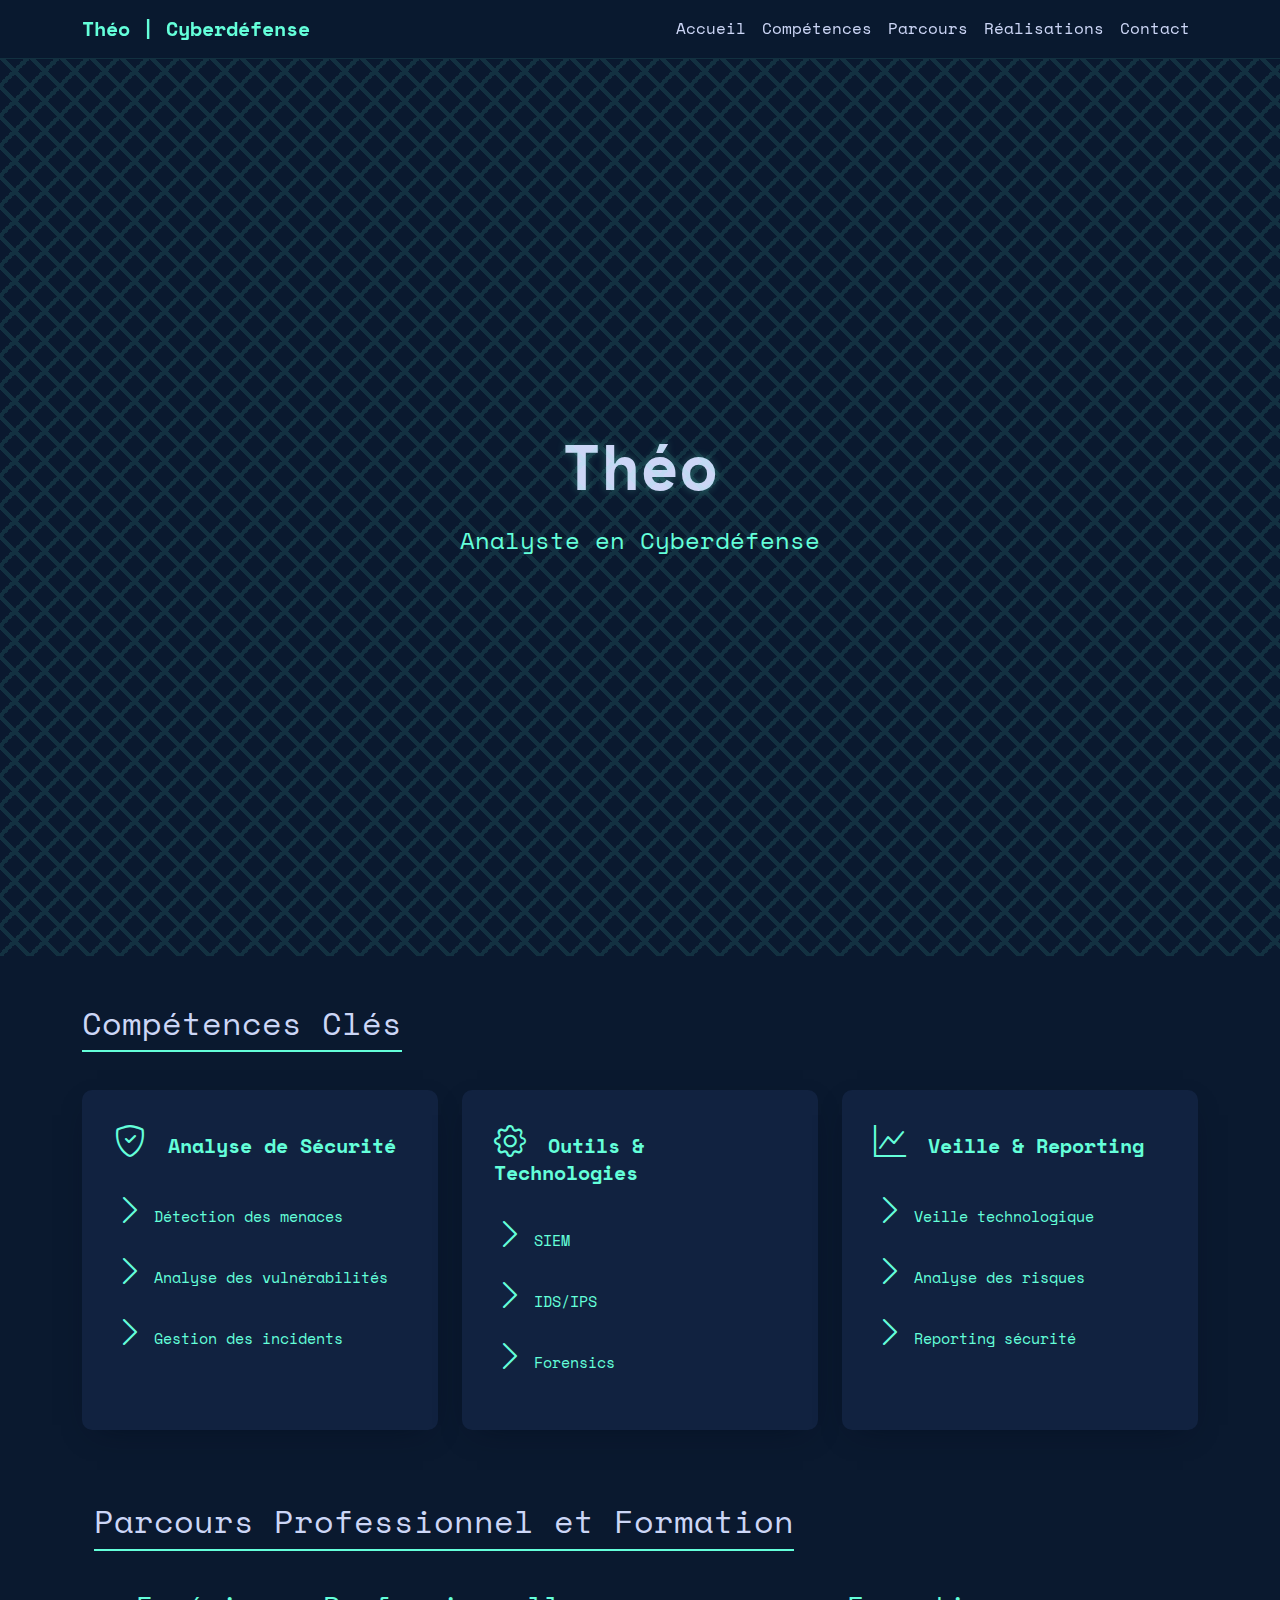
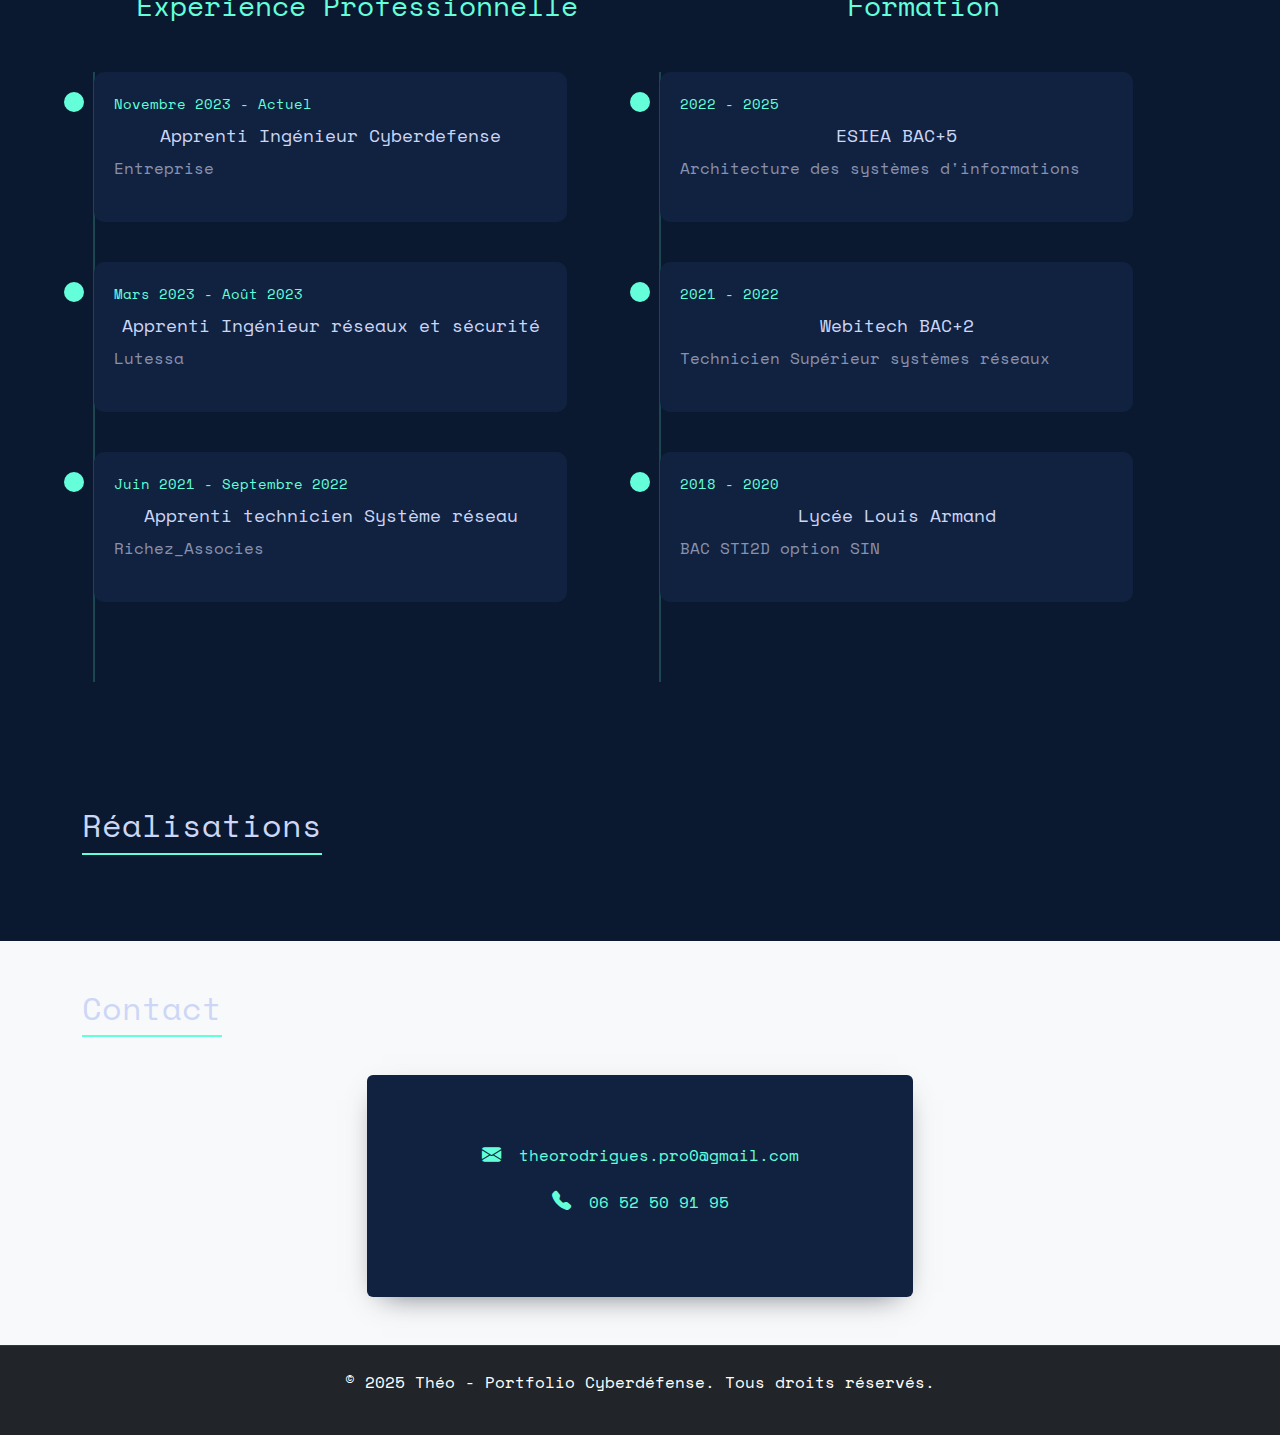
<file: index.html>
<!DOCTYPE html>
<html lang="fr">
<head>
    <meta charset="UTF-8">
    <meta name="viewport" content="width=device-width, initial-scale=1.0">
    <title>Théo - Analyste Cyberdéfense</title>
    <link href="https://cdn.jsdelivr.net/npm/bootstrap@5.3.0/dist/css/bootstrap.min.css" rel="stylesheet">
    <link rel="preconnect" href="https://fonts.googleapis.com">
    <link rel="preconnect" href="https://fonts.gstatic.com" crossorigin>
    <link href="https://fonts.googleapis.com/css2?family=Space+Mono:wght@400;700&display=swap" rel="stylesheet">
    <link rel="stylesheet" href="https://cdn.jsdelivr.net/npm/bootstrap-icons@1.7.2/font/bootstrap-icons.css">
    <link rel="stylesheet" href="css/style.css">
</head>
<body>
    <nav class="navbar navbar-expand-lg navbar-dark bg-dark fixed-top">
        <div class="container">
            <a class="navbar-brand" href="#">Théo | Cyberdéfense</a>
            <button class="navbar-toggler" type="button" data-bs-toggle="collapse" data-bs-target="#navbarNav">
                <span class="navbar-toggler-icon"></span>
            </button>
            <div class="collapse navbar-collapse" id="navbarNav">
                <ul class="navbar-nav ms-auto">
                    <li class="nav-item"><a class="nav-link" href="#accueil">Accueil</a></li>
                    <li class="nav-item"><a class="nav-link" href="#competences">Compétences</a></li>
                    <li class="nav-item"><a class="nav-link" href="#experience">Parcours</a></li>
                    <li class="nav-item"><a class="nav-link" href="#certifications">Réalisations</a></li>
                    <li class="nav-item"><a class="nav-link" href="#contact">Contact</a></li>
                </ul>
            </div>
        </div>
    </nav>

    <section id="accueil" class="hero-section">
        <div class="container h-100">
            <div class="row h-100 align-items-center">
                <div class="col-12 text-center">
                    <h1 class="display-4 mb-3">Théo</h1>
                    <p class="lead mb-4">Analyste en Cyberdéfense</p>
                </div>
            </div>
        </div>
    </section>

    <section id="competences" class="py-5">
        <div class="container">
            <h2 class="text-center mb-5">Compétences Clés</h2>
            <div class="row g-4">
                <div class="col-md-4">
                    <div class="card h-100">
                        <div class="card-body">
                            <h3 class="card-title"><i class="bi bi-shield-check"></i> Analyse de Sécurité</h3>
                            <ul class="list-unstyled">
                                <li><i class="bi bi-chevron-right me-2"></i>Détection des menaces</li>
                                <li><i class="bi bi-chevron-right me-2"></i>Analyse des vulnérabilités</li>
                                <li><i class="bi bi-chevron-right me-2"></i>Gestion des incidents</li>
                            </ul>
                        </div>
                    </div>
                </div>
                <div class="col-md-4">
                    <div class="card h-100">
                        <div class="card-body">
                            <h3 class="card-title"><i class="bi bi-gear"></i> Outils & Technologies</h3>
                            <ul class="list-unstyled">
                                <li><i class="bi bi-chevron-right me-2"></i>SIEM</li>
                                <li><i class="bi bi-chevron-right me-2"></i>IDS/IPS</li>
                                <li><i class="bi bi-chevron-right me-2"></i>Forensics</li>
                            </ul>
                        </div>
                    </div>
                </div>
                <div class="col-md-4">
                    <div class="card h-100">
                        <div class="card-body">
                            <h3 class="card-title"><i class="bi bi-graph-up"></i> Veille & Reporting</h3>
                            <ul class="list-unstyled">
                                <li><i class="bi bi-chevron-right me-2"></i>Veille technologique</li>
                                <li><i class="bi bi-chevron-right me-2"></i>Analyse des risques</li>
                                <li><i class="bi bi-chevron-right me-2"></i>Reporting sécurité</li>
                            </ul>
                        </div>
                    </div>
                </div>
                <section id="experience" class="py-5">
                    <div class="container">
                        <h2 class="text-center mb-5">Parcours Professionnel et Formation</h2>
                        <div class="timeline-container">
                            <div class="timeline-section">
                                <h3>Expérience Professionnelle</h3>
                                <div class="timeline">
                                    <div class="timeline-item">
                                        <div class="timeline-content">
                                            <div class="timeline-date">Novembre 2023 - Actuel</div>
                                            <h3>Apprenti Ingénieur Cyberdefense</h3>
                                            <p>Entreprise</p>
                                        </div>
                                    </div>
                                    <div class="timeline-item">
                                        <div class="timeline-content">
                                            <div class="timeline-date">Mars 2023 - Août 2023</div>
                                            <h3>Apprenti Ingénieur réseaux et sécurité</h3>
                                            <p>Lutessa</p>
                                        </div>
                                    </div>
                                    <div class="timeline-item">
                                        <div class="timeline-content">
                                            <div class="timeline-date">Juin 2021 - Septembre 2022</div>
                                            <h3>Apprenti technicien Système réseau</h3>
                                            <p>Richez_Associes</p>
                                        </div>
                                    </div>
                                </div>
                            </div>
                            <div class="timeline-section">
                                <h3>Formation</h3>
                                <div class="timeline">
                                    <div class="timeline-item">
                                        <div class="timeline-content">
                                            <div class="timeline-date">2022 - 2025</div>
                                            <h3>ESIEA BAC+5</h3>
                                            <p>Architecture des systèmes d'informations</p>
                                        </div>
                                    </div>
                                    <div class="timeline-item">
                                        <div class="timeline-content">
                                            <div class="timeline-date">2021 - 2022</div>
                                            <h3>Webitech BAC+2</h3>
                                            <p>Technicien Supérieur systèmes réseaux</p>
                                        </div>
                                    </div>
                                    <div class="timeline-item">
                                        <div class="timeline-content">
                                            <div class="timeline-date">2018 - 2020</div>
                                            <h3>Lycée Louis Armand</h3>
                                            <p>BAC STI2D option SIN</p>
                                        </div>
                                    </div>
                                </div>
                            </div>
                        </div>
                    </div>
                </section>
            </div>
        </div>
    </section>

    <section id="certifications" class="py-5">
        <div class="container">
            <h2 class="text-center mb-5">Réalisations</h2>
            <!-- À remplir avec vos certifications -->
        </div>
    </section>

    <section id="contact" class="py-5 bg-light">
        <div class="container">
            <h2 class="text-center mb-5">Contact</h2>
            <div class="row justify-content-center">
                <div class="col-md-6 text-center">
                    <div class="card">
                        <div class="card-body">
                            <p class="mb-3">
                                <i class="bi bi-envelope-fill me-2"></i>
                                <a href="mailto:theorodrigues.pro0@gmail.com">theorodrigues.pro0@gmail.com</a>
                            </p>
                            <p class="mb-3">
                                <i class="bi bi-telephone-fill me-2"></i>
                                <a href="tel:+33652509195">06 52 50 91 95</a>
                            </p>
                        </div>
                    </div>
                </div>
            </div>
        </div>
    </section>

    <footer class="bg-dark text-white py-4">
        <div class="container text-center">
            <p>&copy; 2025 Théo - Portfolio Cyberdéfense. Tous droits réservés.</p>
        </div>
    </footer>

    <script src="https://cdn.jsdelivr.net/npm/bootstrap@5.3.0/dist/js/bootstrap.bundle.min.js"></script>
    <script src="js/main.js"></script>
</body>
</html>
</file>
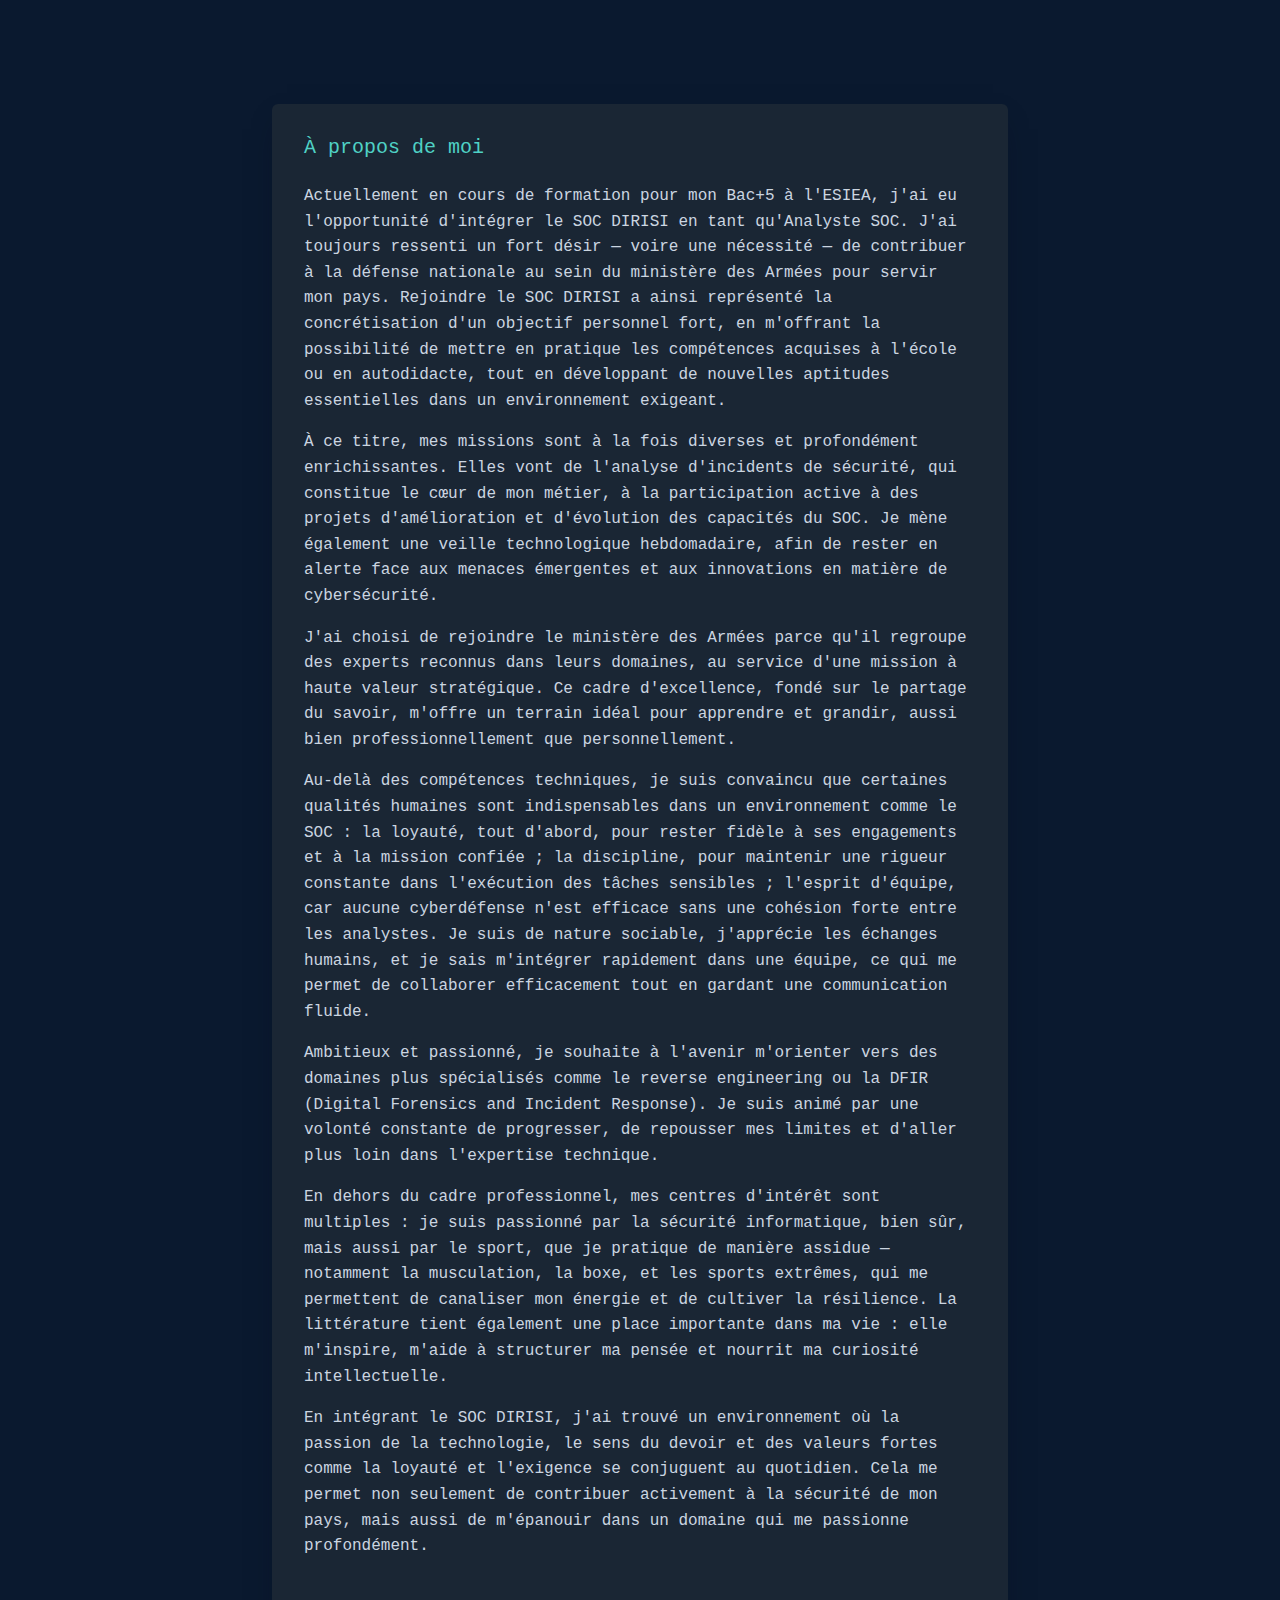
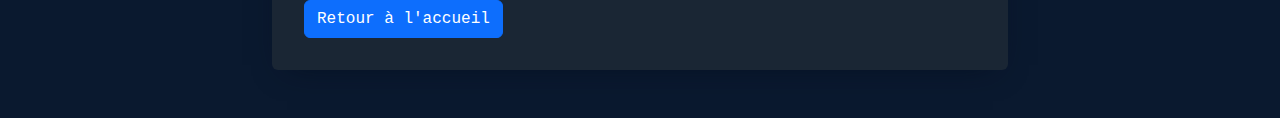
<file: about.html>
<!DOCTYPE html>
<html lang="fr">
<head>
    <meta charset="UTF-8">
    <meta name="viewport" content="width=device-width, initial-scale=1.0">
    <title>À propos - Théo</title>
    <link href="https://cdn.jsdelivr.net/npm/bootstrap@5.3.0/dist/css/bootstrap.min.css" rel="stylesheet">
    <link rel="stylesheet" href="https://cdn.jsdelivr.net/npm/bootstrap-icons@1.7.2/font/bootstrap-icons.css">
    <link rel="stylesheet" href="css/style.css">
</head>
<body>
    <div class="container py-5">
        <div class="row justify-content-center">
            <div class="col-lg-8">
                <div class="card" style="background-color: #1a2634; color: #cbd5e0;">
                    <div class="card-body">
                        <h1 class="card-title mb-4" style="color: #4fd1c5;">À propos de moi</h1>
                        <div class="card-text">
                            <p>Actuellement en cours de formation pour mon Bac+5 à l'ESIEA, j'ai eu l'opportunité d'intégrer le SOC DIRISI en tant qu'Analyste SOC. J'ai toujours ressenti un fort désir — voire une nécessité — de contribuer à la défense nationale au sein du ministère des Armées pour servir mon pays. Rejoindre le SOC DIRISI a ainsi représenté la concrétisation d'un objectif personnel fort, en m'offrant la possibilité de mettre en pratique les compétences acquises à l'école ou en autodidacte, tout en développant de nouvelles aptitudes essentielles dans un environnement exigeant.</p>

                            <p>À ce titre, mes missions sont à la fois diverses et profondément enrichissantes. Elles vont de l'analyse d'incidents de sécurité, qui constitue le cœur de mon métier, à la participation active à des projets d'amélioration et d'évolution des capacités du SOC. Je mène également une veille technologique hebdomadaire, afin de rester en alerte face aux menaces émergentes et aux innovations en matière de cybersécurité.</p>

                            <p>J'ai choisi de rejoindre le ministère des Armées parce qu'il regroupe des experts reconnus dans leurs domaines, au service d'une mission à haute valeur stratégique. Ce cadre d'excellence, fondé sur le partage du savoir, m'offre un terrain idéal pour apprendre et grandir, aussi bien professionnellement que personnellement.</p>

                            <p>Au-delà des compétences techniques, je suis convaincu que certaines qualités humaines sont indispensables dans un environnement comme le SOC : la loyauté, tout d'abord, pour rester fidèle à ses engagements et à la mission confiée ; la discipline, pour maintenir une rigueur constante dans l'exécution des tâches sensibles ; l'esprit d'équipe, car aucune cyberdéfense n'est efficace sans une cohésion forte entre les analystes. Je suis de nature sociable, j'apprécie les échanges humains, et je sais m'intégrer rapidement dans une équipe, ce qui me permet de collaborer efficacement tout en gardant une communication fluide.</p>

                            <p>Ambitieux et passionné, je souhaite à l'avenir m'orienter vers des domaines plus spécialisés comme le reverse engineering ou la DFIR (Digital Forensics and Incident Response). Je suis animé par une volonté constante de progresser, de repousser mes limites et d'aller plus loin dans l'expertise technique.</p>

                            <p>En dehors du cadre professionnel, mes centres d'intérêt sont multiples : je suis passionné par la sécurité informatique, bien sûr, mais aussi par le sport, que je pratique de manière assidue — notamment la musculation, la boxe, et les sports extrêmes, qui me permettent de canaliser mon énergie et de cultiver la résilience. La littérature tient également une place importante dans ma vie : elle m'inspire, m'aide à structurer ma pensée et nourrit ma curiosité intellectuelle.</p>

                            <p>En intégrant le SOC DIRISI, j'ai trouvé un environnement où la passion de la technologie, le sens du devoir et des valeurs fortes comme la loyauté et l'exigence se conjuguent au quotidien. Cela me permet non seulement de contribuer activement à la sécurité de mon pays, mais aussi de m'épanouir dans un domaine qui me passionne profondément.</p>
                        </div>
                        <a href="index.html" class="btn btn-primary mt-4">Retour à l'accueil</a>
                    </div>
                </div>
            </div>
        </div>
    </div>
    <script src="https://cdn.jsdelivr.net/npm/bootstrap@5.3.0/dist/js/bootstrap.bundle.min.js"></script>
</body>
</html>
</file>
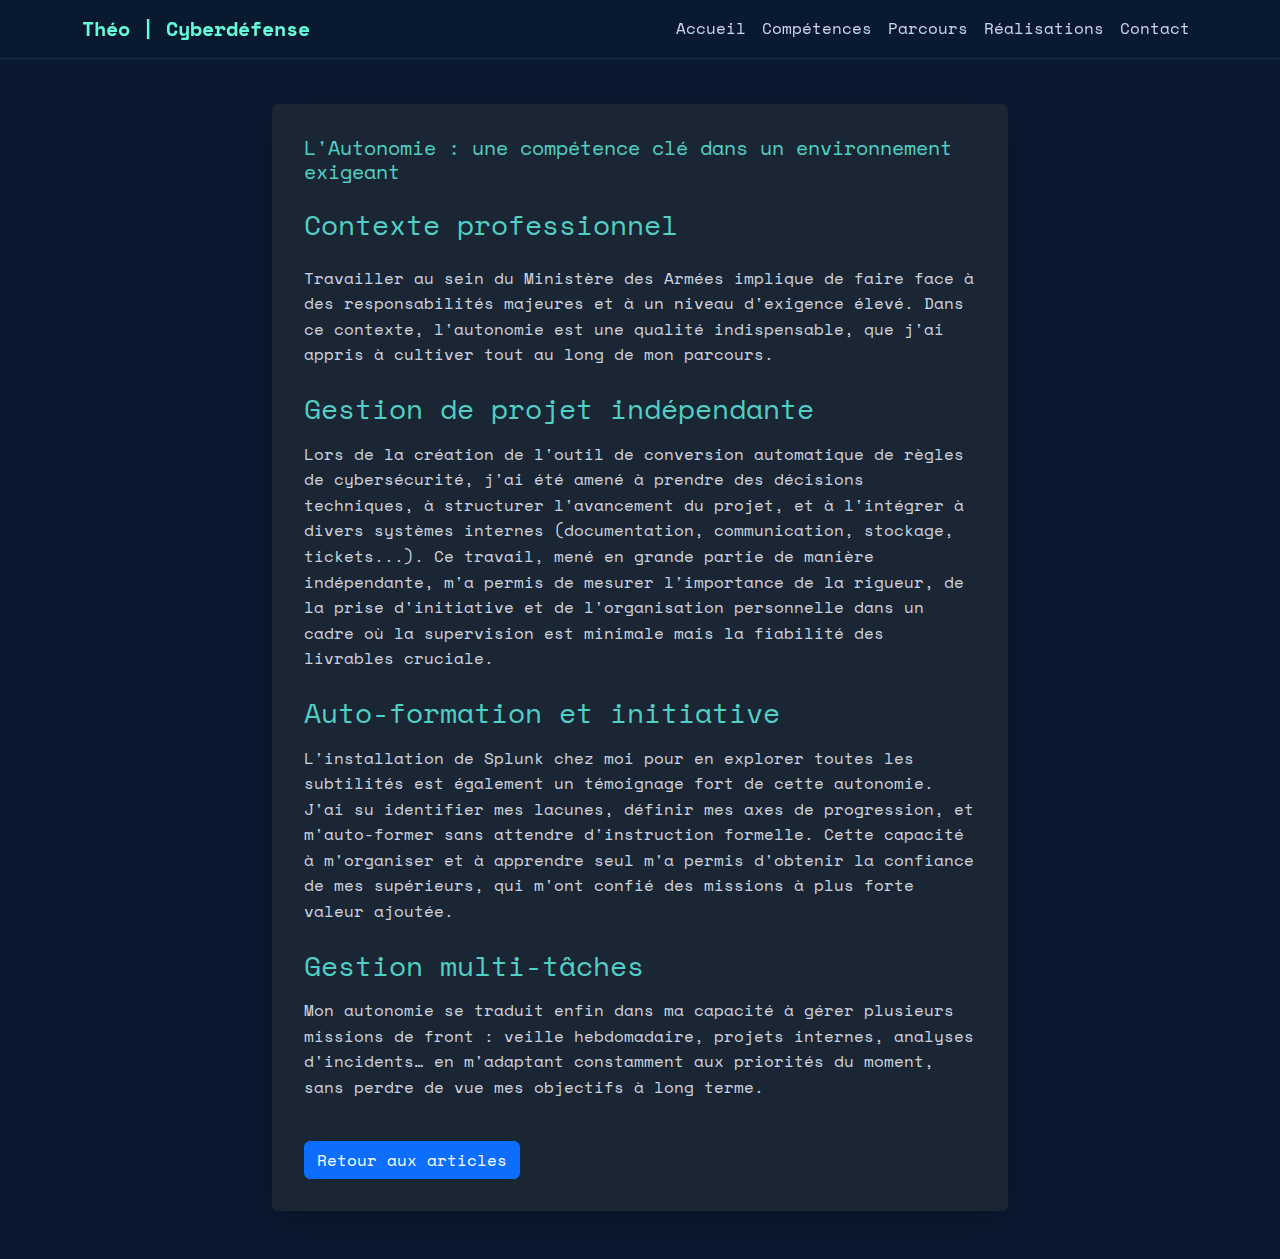
<file: autonomie.html>
<!DOCTYPE html>
<html lang="fr">
<head>
    <meta charset="UTF-8">
    <meta name="viewport" content="width=device-width, initial-scale=1.0">
    <title>L'Autonomie - Théo</title>
    <link href="https://cdn.jsdelivr.net/npm/bootstrap@5.3.0/dist/css/bootstrap.min.css" rel="stylesheet">
    <link rel="preconnect" href="https://fonts.googleapis.com">
    <link rel="preconnect" href="https://fonts.gstatic.com" crossorigin>
    <link href="https://fonts.googleapis.com/css2?family=Space+Mono:wght@400;700&display=swap" rel="stylesheet">
    <link rel="stylesheet" href="https://cdn.jsdelivr.net/npm/bootstrap-icons@1.7.2/font/bootstrap-icons.css">
    <link rel="stylesheet" href="css/style.css">
</head>
<body>
    <nav class="navbar navbar-expand-lg navbar-dark bg-dark fixed-top">
        <div class="container">
            <a class="navbar-brand" href="index.html">Théo | Cyberdéfense</a>
            <button class="navbar-toggler" type="button" data-bs-toggle="collapse" data-bs-target="#navbarNav">
                <span class="navbar-toggler-icon"></span>
            </button>
            <div class="collapse navbar-collapse" id="navbarNav">
                <ul class="navbar-nav ms-auto">
                    <li class="nav-item"><a class="nav-link" href="index.html#accueil">Accueil</a></li>
                    <li class="nav-item"><a class="nav-link" href="index.html#competences">Compétences</a></li>
                    <li class="nav-item"><a class="nav-link" href="index.html#experience">Parcours</a></li>
                    <li class="nav-item"><a class="nav-link active" href="index.html#certifications">Réalisations</a></li>
                    <li class="nav-item"><a class="nav-link" href="index.html#contact">Contact</a></li>
                </ul>
            </div>
        </div>
    </nav>

    <div class="container py-5">
        <div class="row justify-content-center">
            <div class="col-lg-8">
                <div class="card" style="background-color: #1a2634; color: #cbd5e0;">
                    <div class="card-body">
                        <h1 class="card-title mb-4" style="color: #4fd1c5;">L'Autonomie : une compétence clé dans un environnement exigeant</h1>
                        <div class="card-text">
                            <h3 class="mb-4" style="color: #4fd1c5;">Contexte professionnel</h3>
                            <p>Travailler au sein du Ministère des Armées implique de faire face à des responsabilités majeures et à un niveau d'exigence élevé. Dans ce contexte, l'autonomie est une qualité indispensable, que j'ai appris à cultiver tout au long de mon parcours.</p>

                            <h3 class="mt-4 mb-3" style="color: #4fd1c5;">Gestion de projet indépendante</h3>
                            <p>Lors de la création de l'outil de conversion automatique de règles de cybersécurité, j'ai été amené à prendre des décisions techniques, à structurer l'avancement du projet, et à l'intégrer à divers systèmes internes (documentation, communication, stockage, tickets...). Ce travail, mené en grande partie de manière indépendante, m'a permis de mesurer l'importance de la rigueur, de la prise d'initiative et de l'organisation personnelle dans un cadre où la supervision est minimale mais la fiabilité des livrables cruciale.</p>

                            <h3 class="mt-4 mb-3" style="color: #4fd1c5;">Auto-formation et initiative</h3>
                            <p>L'installation de Splunk chez moi pour en explorer toutes les subtilités est également un témoignage fort de cette autonomie. J'ai su identifier mes lacunes, définir mes axes de progression, et m'auto-former sans attendre d'instruction formelle. Cette capacité à m'organiser et à apprendre seul m'a permis d'obtenir la confiance de mes supérieurs, qui m'ont confié des missions à plus forte valeur ajoutée.</p>

                            <h3 class="mt-4 mb-3" style="color: #4fd1c5;">Gestion multi-tâches</h3>
                            <p>Mon autonomie se traduit enfin dans ma capacité à gérer plusieurs missions de front : veille hebdomadaire, projets internes, analyses d'incidents… en m'adaptant constamment aux priorités du moment, sans perdre de vue mes objectifs à long terme.</p>
                        </div>
                        <a href="index.html#certifications" class="btn btn-primary mt-4">Retour aux articles</a>
                    </div>
                </div>
            </div>
        </div>
    </div>

    <script src="https://cdn.jsdelivr.net/npm/bootstrap@5.3.0/dist/js/bootstrap.bundle.min.js"></script>
    <script src="js/main.js"></script>
</body>
</html>
</file>
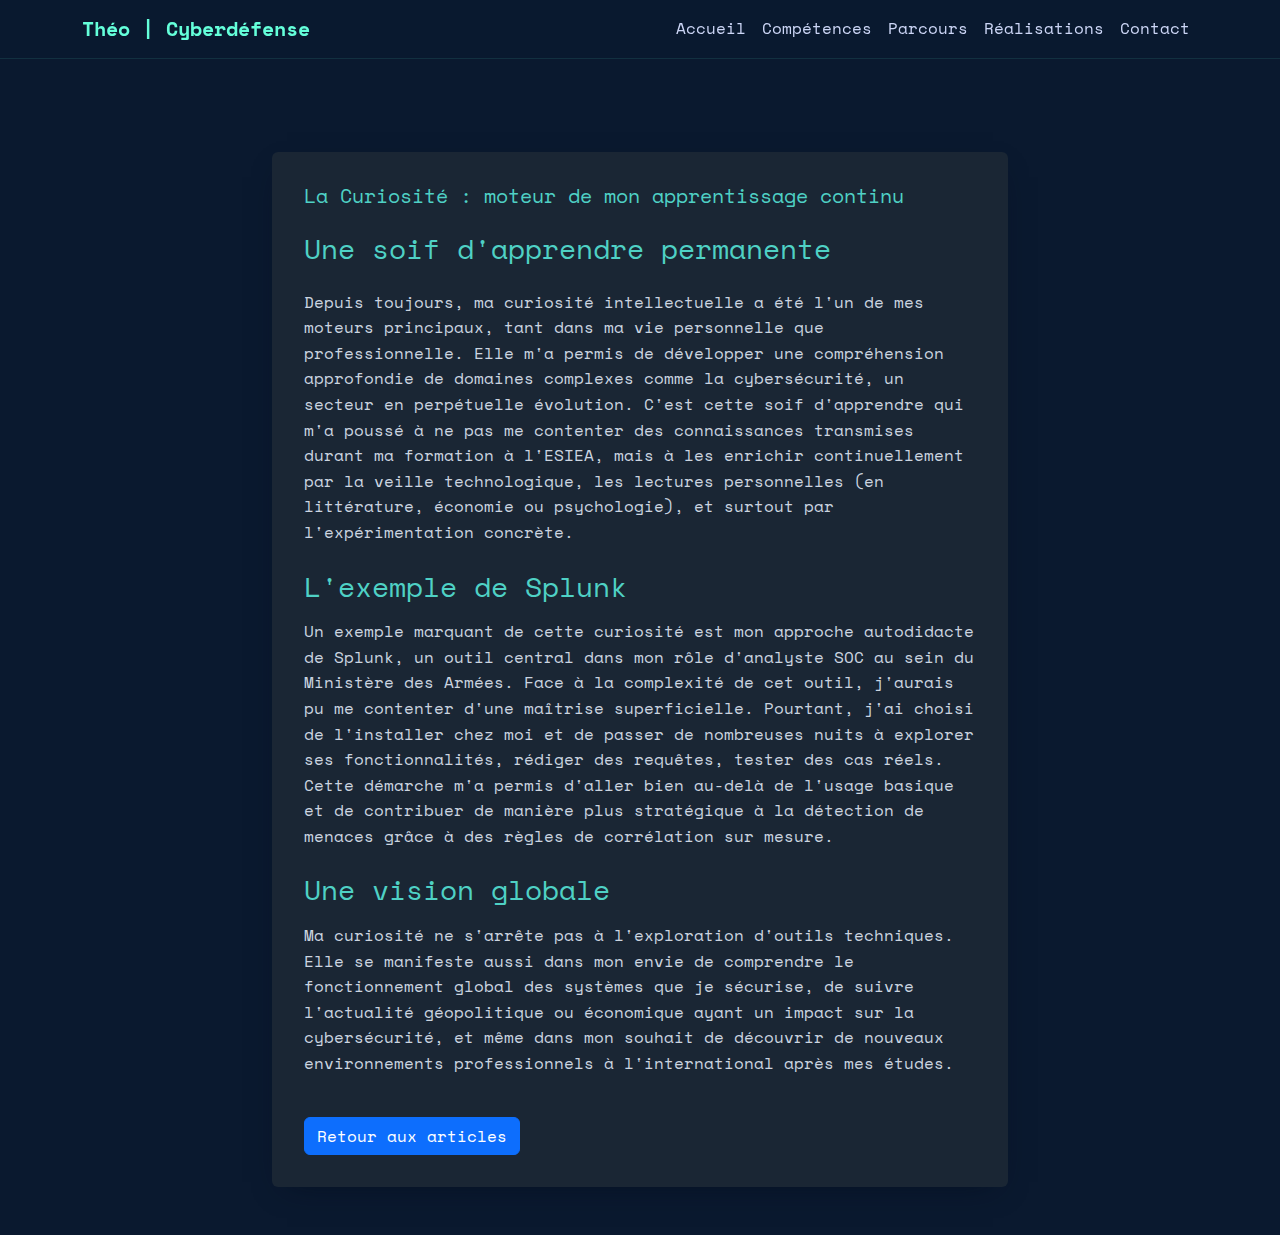
<file: curiosite.html>
<!DOCTYPE html>
<html lang="fr">
<head>
    <meta charset="UTF-8">
    <meta name="viewport" content="width=device-width, initial-scale=1.0">
    <title>La Curiosité - Théo</title>
    <link href="https://cdn.jsdelivr.net/npm/bootstrap@5.3.0/dist/css/bootstrap.min.css" rel="stylesheet">
    <link rel="preconnect" href="https://fonts.googleapis.com">
    <link rel="preconnect" href="https://fonts.gstatic.com" crossorigin>
    <link href="https://fonts.googleapis.com/css2?family=Space+Mono:wght@400;700&display=swap" rel="stylesheet">
    <link rel="stylesheet" href="https://cdn.jsdelivr.net/npm/bootstrap-icons@1.7.2/font/bootstrap-icons.css">
    <link rel="stylesheet" href="css/style.css">
</head>
<body>
    <nav class="navbar navbar-expand-lg navbar-dark bg-dark fixed-top">
        <div class="container">
            <a class="navbar-brand" href="index.html">Théo | Cyberdéfense</a>
            <button class="navbar-toggler" type="button" data-bs-toggle="collapse" data-bs-target="#navbarNav">
                <span class="navbar-toggler-icon"></span>
            </button>
            <div class="collapse navbar-collapse" id="navbarNav">
                <ul class="navbar-nav ms-auto">
                    <li class="nav-item"><a class="nav-link" href="index.html#accueil">Accueil</a></li>
                    <li class="nav-item"><a class="nav-link" href="index.html#competences">Compétences</a></li>
                    <li class="nav-item"><a class="nav-link" href="index.html#experience">Parcours</a></li>
                    <li class="nav-item"><a class="nav-link active" href="index.html#certifications">Réalisations</a></li>
                    <li class="nav-item"><a class="nav-link" href="index.html#contact">Contact</a></li>
                </ul>
            </div>
        </div>
    </nav>

    <div class="container py-5 mt-5">
        <div class="row justify-content-center">
            <div class="col-lg-8">
                <div class="card" style="background-color: #1a2634; color: #cbd5e0;">
                    <div class="card-body">
                        <h1 class="card-title mb-4" style="color: #4fd1c5;">La Curiosité : moteur de mon apprentissage continu</h1>
                        <div class="card-text">
                            <h3 class="mb-4" style="color: #4fd1c5;">Une soif d'apprendre permanente</h3>
                            <p>Depuis toujours, ma curiosité intellectuelle a été l'un de mes moteurs principaux, tant dans ma vie personnelle que professionnelle. Elle m'a permis de développer une compréhension approfondie de domaines complexes comme la cybersécurité, un secteur en perpétuelle évolution. C'est cette soif d'apprendre qui m'a poussé à ne pas me contenter des connaissances transmises durant ma formation à l'ESIEA, mais à les enrichir continuellement par la veille technologique, les lectures personnelles (en littérature, économie ou psychologie), et surtout par l'expérimentation concrète.</p>

                            <h3 class="mt-4 mb-3" style="color: #4fd1c5;">L'exemple de Splunk</h3>
                            <p>Un exemple marquant de cette curiosité est mon approche autodidacte de Splunk, un outil central dans mon rôle d'analyste SOC au sein du Ministère des Armées. Face à la complexité de cet outil, j'aurais pu me contenter d'une maîtrise superficielle. Pourtant, j'ai choisi de l'installer chez moi et de passer de nombreuses nuits à explorer ses fonctionnalités, rédiger des requêtes, tester des cas réels. Cette démarche m'a permis d'aller bien au-delà de l'usage basique et de contribuer de manière plus stratégique à la détection de menaces grâce à des règles de corrélation sur mesure.</p>

                            <h3 class="mt-4 mb-3" style="color: #4fd1c5;">Une vision globale</h3>
                            <p>Ma curiosité ne s'arrête pas à l'exploration d'outils techniques. Elle se manifeste aussi dans mon envie de comprendre le fonctionnement global des systèmes que je sécurise, de suivre l'actualité géopolitique ou économique ayant un impact sur la cybersécurité, et même dans mon souhait de découvrir de nouveaux environnements professionnels à l'international après mes études.</p>
                        </div>
                        <a href="index.html#certifications" class="btn btn-primary mt-4">Retour aux articles</a>
                    </div>
                </div>
            </div>
        </div>
    </div>

    <script src="https://cdn.jsdelivr.net/npm/bootstrap@5.3.0/dist/js/bootstrap.bundle.min.js"></script>
    <script src="js/main.js"></script>
</body>
</html>
</file>
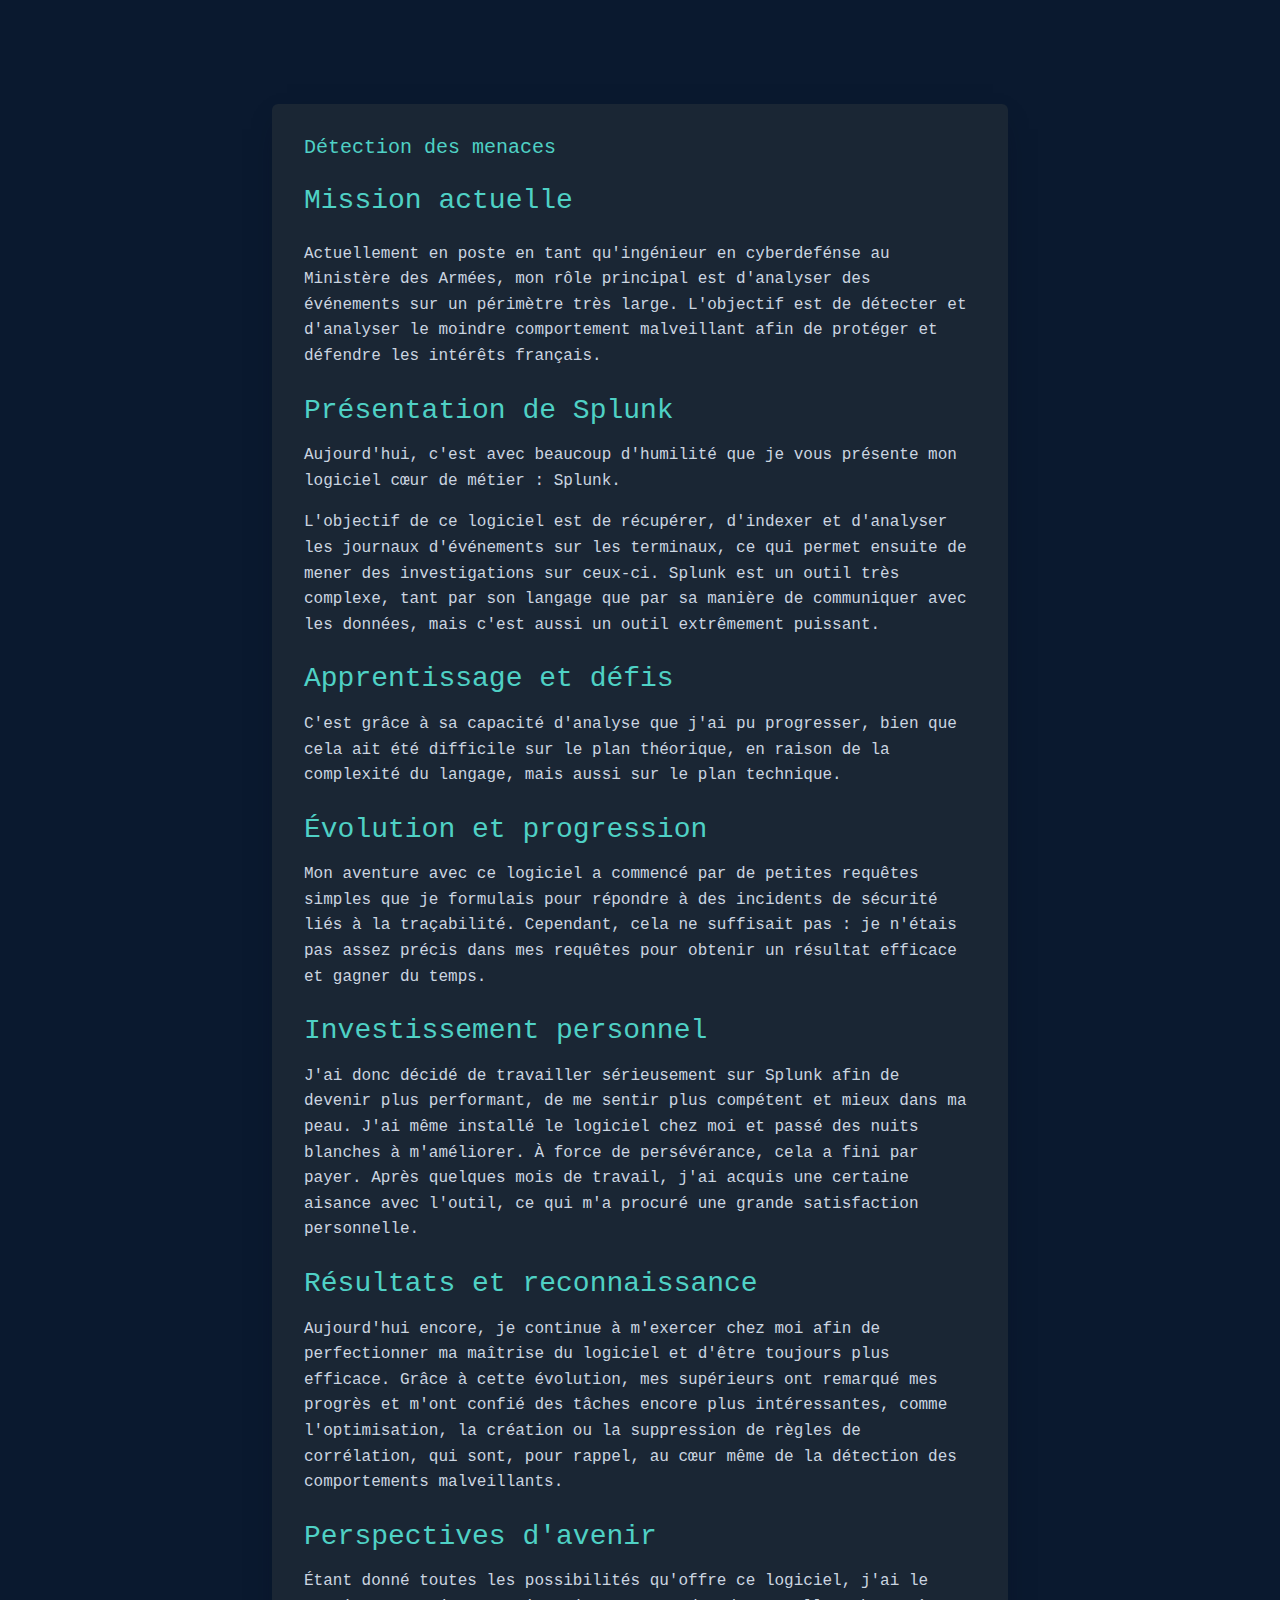
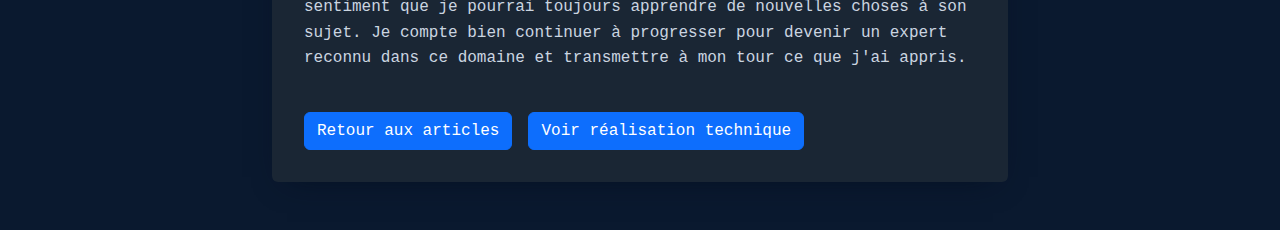
<file: detection.html>
<!DOCTYPE html>
<html lang="fr">
<head>
    <meta charset="UTF-8">
    <meta name="viewport" content="width=device-width, initial-scale=1.0">
    <title>Détection des menaces - Théo</title>
    <link href="https://cdn.jsdelivr.net/npm/bootstrap@5.3.0/dist/css/bootstrap.min.css" rel="stylesheet">
    <link rel="stylesheet" href="https://cdn.jsdelivr.net/npm/bootstrap-icons@1.7.2/font/bootstrap-icons.css">
    <link rel="stylesheet" href="css/style.css">
</head>
<body>
    <div class="container py-5">
        <div class="row justify-content-center">
            <div class="col-lg-8">
                <div class="card" style="background-color: #1a2634; color: #cbd5e0;">
                    <div class="card-body">
                        <h1 class="card-title mb-4" style="color: #4fd1c5;">Détection des menaces</h1>
                        <div class="card-text">
                            <h3 class="mb-4" style="color: #4fd1c5;">Mission actuelle</h3>
                            <p>Actuellement en poste en tant qu'ingénieur en cyberdefénse au Ministère des Armées, mon rôle principal est d'analyser des événements sur un périmètre très large. L'objectif est de détecter et d'analyser le moindre comportement malveillant afin de protéger et défendre les intérêts français.</p>

                            <h3 class="mt-4 mb-3" style="color: #4fd1c5;">Présentation de Splunk</h3>
                            <p>Aujourd'hui, c'est avec beaucoup d'humilité que je vous présente mon logiciel cœur de métier : Splunk.</p>

                            <p>L'objectif de ce logiciel est de récupérer, d'indexer et d'analyser les journaux d'événements sur les terminaux, ce qui permet ensuite de mener des investigations sur ceux-ci. Splunk est un outil très complexe, tant par son langage que par sa manière de communiquer avec les données, mais c'est aussi un outil extrêmement puissant.</p>

                            <h3 class="mt-4 mb-3" style="color: #4fd1c5;">Apprentissage et défis</h3>
                            <p>C'est grâce à sa capacité d'analyse que j'ai pu progresser, bien que cela ait été difficile sur le plan théorique, en raison de la complexité du langage, mais aussi sur le plan technique.</p>

                            <h3 class="mt-4 mb-3" style="color: #4fd1c5;">Évolution et progression</h3>
                            <p>Mon aventure avec ce logiciel a commencé par de petites requêtes simples que je formulais pour répondre à des incidents de sécurité liés à la traçabilité. Cependant, cela ne suffisait pas : je n'étais pas assez précis dans mes requêtes pour obtenir un résultat efficace et gagner du temps.</p>

                            <h3 class="mt-4 mb-3" style="color: #4fd1c5;">Investissement personnel</h3>
                            <p>J'ai donc décidé de travailler sérieusement sur Splunk afin de devenir plus performant, de me sentir plus compétent et mieux dans ma peau. J'ai même installé le logiciel chez moi et passé des nuits blanches à m'améliorer. À force de persévérance, cela a fini par payer. Après quelques mois de travail, j'ai acquis une certaine aisance avec l'outil, ce qui m'a procuré une grande satisfaction personnelle.</p>

                            <h3 class="mt-4 mb-3" style="color: #4fd1c5;">Résultats et reconnaissance</h3>
                            <p>Aujourd'hui encore, je continue à m'exercer chez moi afin de perfectionner ma maîtrise du logiciel et d'être toujours plus efficace. Grâce à cette évolution, mes supérieurs ont remarqué mes progrès et m'ont confié des tâches encore plus intéressantes, comme l'optimisation, la création ou la suppression de règles de corrélation, qui sont, pour rappel, au cœur même de la détection des comportements malveillants.</p>

                            <h3 class="mt-4 mb-3" style="color: #4fd1c5;">Perspectives d'avenir</h3>
                            <p>Étant donné toutes les possibilités qu'offre ce logiciel, j'ai le sentiment que je pourrai toujours apprendre de nouvelles choses à son sujet. Je compte bien continuer à progresser pour devenir un expert reconnu dans ce domaine et transmettre à mon tour ce que j'ai appris.</p>
                        </div>
                        <div class="d-flex gap-3">
                            <a href="index.html#certifications" class="btn btn-primary mt-4">Retour aux articles</a>
                            <a href="gestion-regles.html" class="btn btn-primary mt-4">Voir réalisation technique</a>
                        </div>
                    </div>
                </div>
            </div>
        </div>
    </div>

    <script src="https://cdn.jsdelivr.net/npm/bootstrap@5.3.0/dist/js/bootstrap.bundle.min.js"></script>
</body>
</html>
</file>
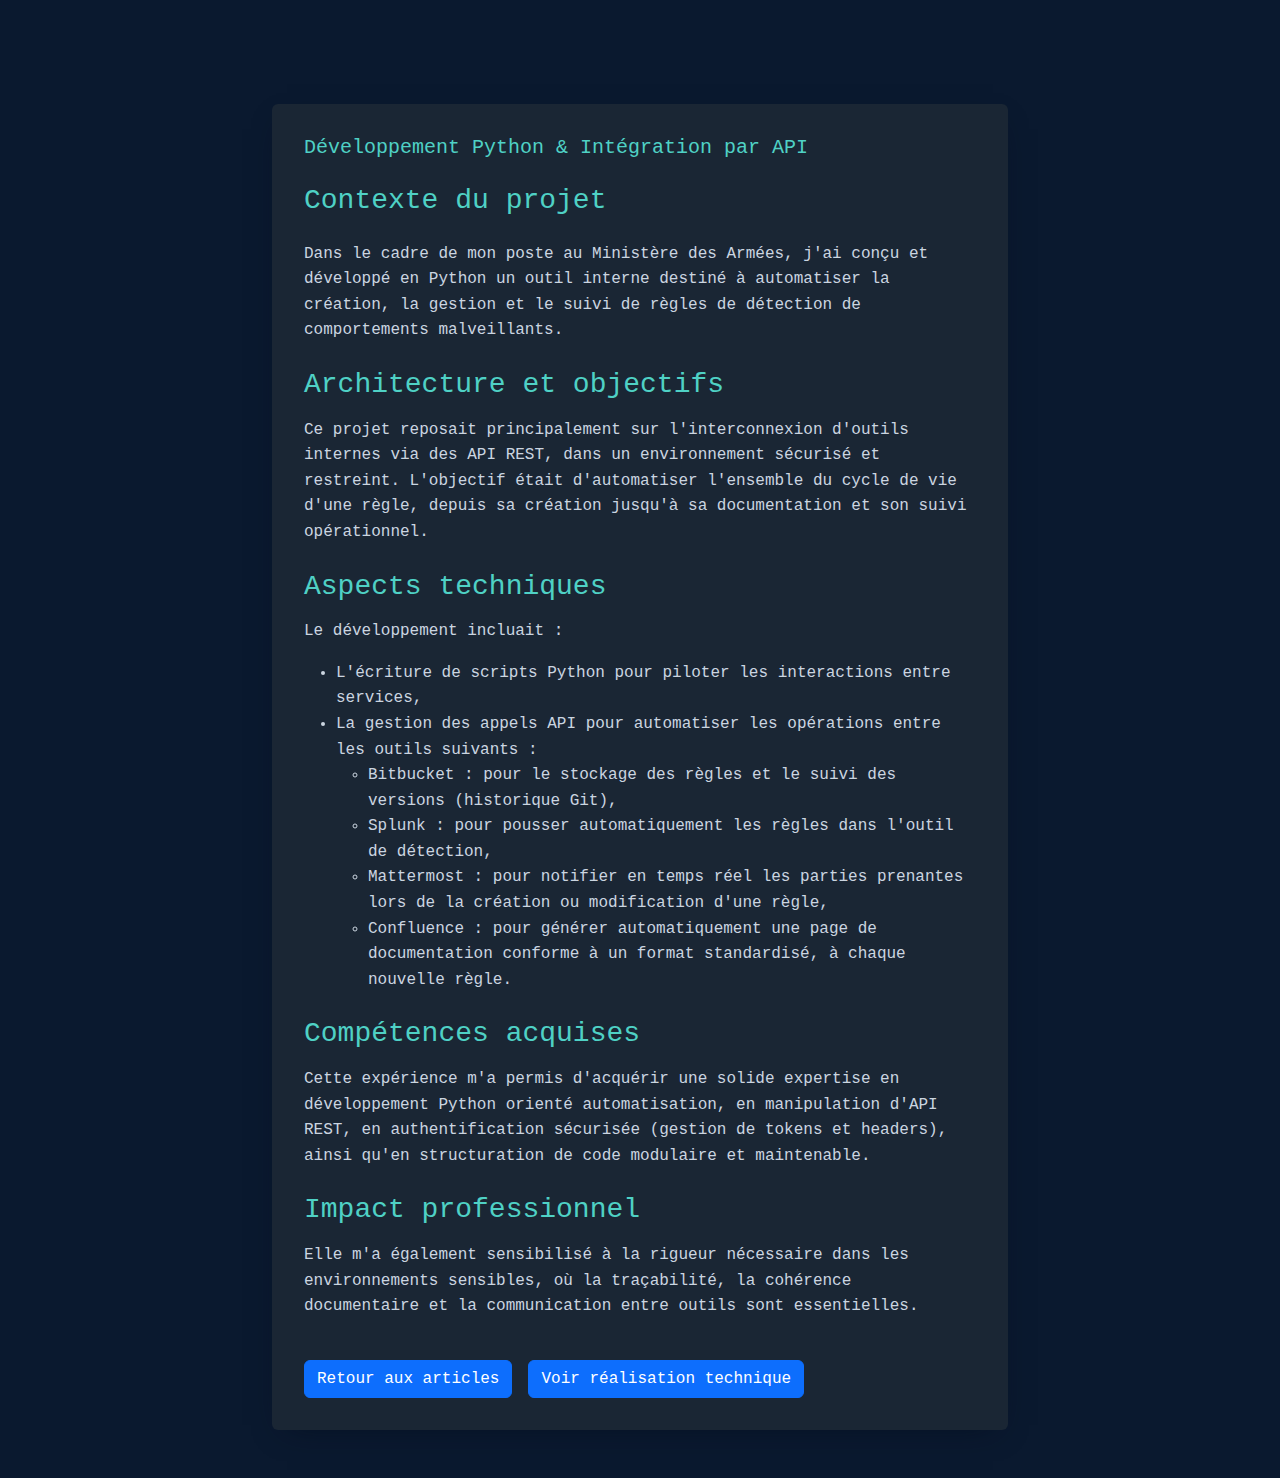
<file: developpement.html>
<!DOCTYPE html>
<html lang="fr">
<head>
    <meta charset="UTF-8">
    <meta name="viewport" content="width=device-width, initial-scale=1.0">
    <title>Développement Python & Intégration par API - Théo</title>
    <link href="https://cdn.jsdelivr.net/npm/bootstrap@5.3.0/dist/css/bootstrap.min.css" rel="stylesheet">
    <link rel="stylesheet" href="https://cdn.jsdelivr.net/npm/bootstrap-icons@1.7.2/font/bootstrap-icons.css">
    <link rel="stylesheet" href="css/style.css">
</head>
<body>
    <div class="container py-5">
        <div class="row justify-content-center">
            <div class="col-lg-8">
                <div class="card" style="background-color: #1a2634; color: #cbd5e0;">
                    <div class="card-body">
                        <h1 class="card-title mb-4" style="color: #4fd1c5;">Développement Python & Intégration par API</h1>
                        <div class="card-text">
                            <h3 class="mb-4" style="color: #4fd1c5;">Contexte du projet</h3>
                            <p>Dans le cadre de mon poste au Ministère des Armées, j'ai conçu et développé en Python un outil interne destiné à automatiser la création, la gestion et le suivi de règles de détection de comportements malveillants.</p>

                            <h3 class="mt-4 mb-3" style="color: #4fd1c5;">Architecture et objectifs</h3>
                            <p>Ce projet reposait principalement sur l'interconnexion d'outils internes via des API REST, dans un environnement sécurisé et restreint. L'objectif était d'automatiser l'ensemble du cycle de vie d'une règle, depuis sa création jusqu'à sa documentation et son suivi opérationnel.</p>

                            <h3 class="mt-4 mb-3" style="color: #4fd1c5;">Aspects techniques</h3>
                            <p>Le développement incluait :</p>

                            <ul>
                                <li>L'écriture de scripts Python pour piloter les interactions entre services,</li>
                                <li>La gestion des appels API pour automatiser les opérations entre les outils suivants :
                                    <ul>
                                        <li>Bitbucket : pour le stockage des règles et le suivi des versions (historique Git),</li>
                                        <li>Splunk : pour pousser automatiquement les règles dans l'outil de détection,</li>
                                        <li>Mattermost : pour notifier en temps réel les parties prenantes lors de la création ou modification d'une règle,</li>
                                        <li>Confluence : pour générer automatiquement une page de documentation conforme à un format standardisé, à chaque nouvelle règle.</li>
                                    </ul>
                                </li>
                            </ul>

                            <h3 class="mt-4 mb-3" style="color: #4fd1c5;">Compétences acquises</h3>
                            <p>Cette expérience m'a permis d'acquérir une solide expertise en développement Python orienté automatisation, en manipulation d'API REST, en authentification sécurisée (gestion de tokens et headers), ainsi qu'en structuration de code modulaire et maintenable.</p>

                            <h3 class="mt-4 mb-3" style="color: #4fd1c5;">Impact professionnel</h3>
                            <p>Elle m'a également sensibilisé à la rigueur nécessaire dans les environnements sensibles, où la traçabilité, la cohérence documentaire et la communication entre outils sont essentielles.</p>
                        </div>
                        <div class="d-flex gap-3">
                            <a href="index.html#certifications" class="btn btn-primary mt-4">Retour aux articles</a>
                            <a href="gestion-regles.html" class="btn btn-primary mt-4">Voir réalisation technique</a>
                        </div>
                    </div>
                </div>
            </div>
        </div>
    </div>

    <script src="https://cdn.jsdelivr.net/npm/bootstrap@5.3.0/dist/js/bootstrap.bundle.min.js"></script>
</body>
</html>
</file>
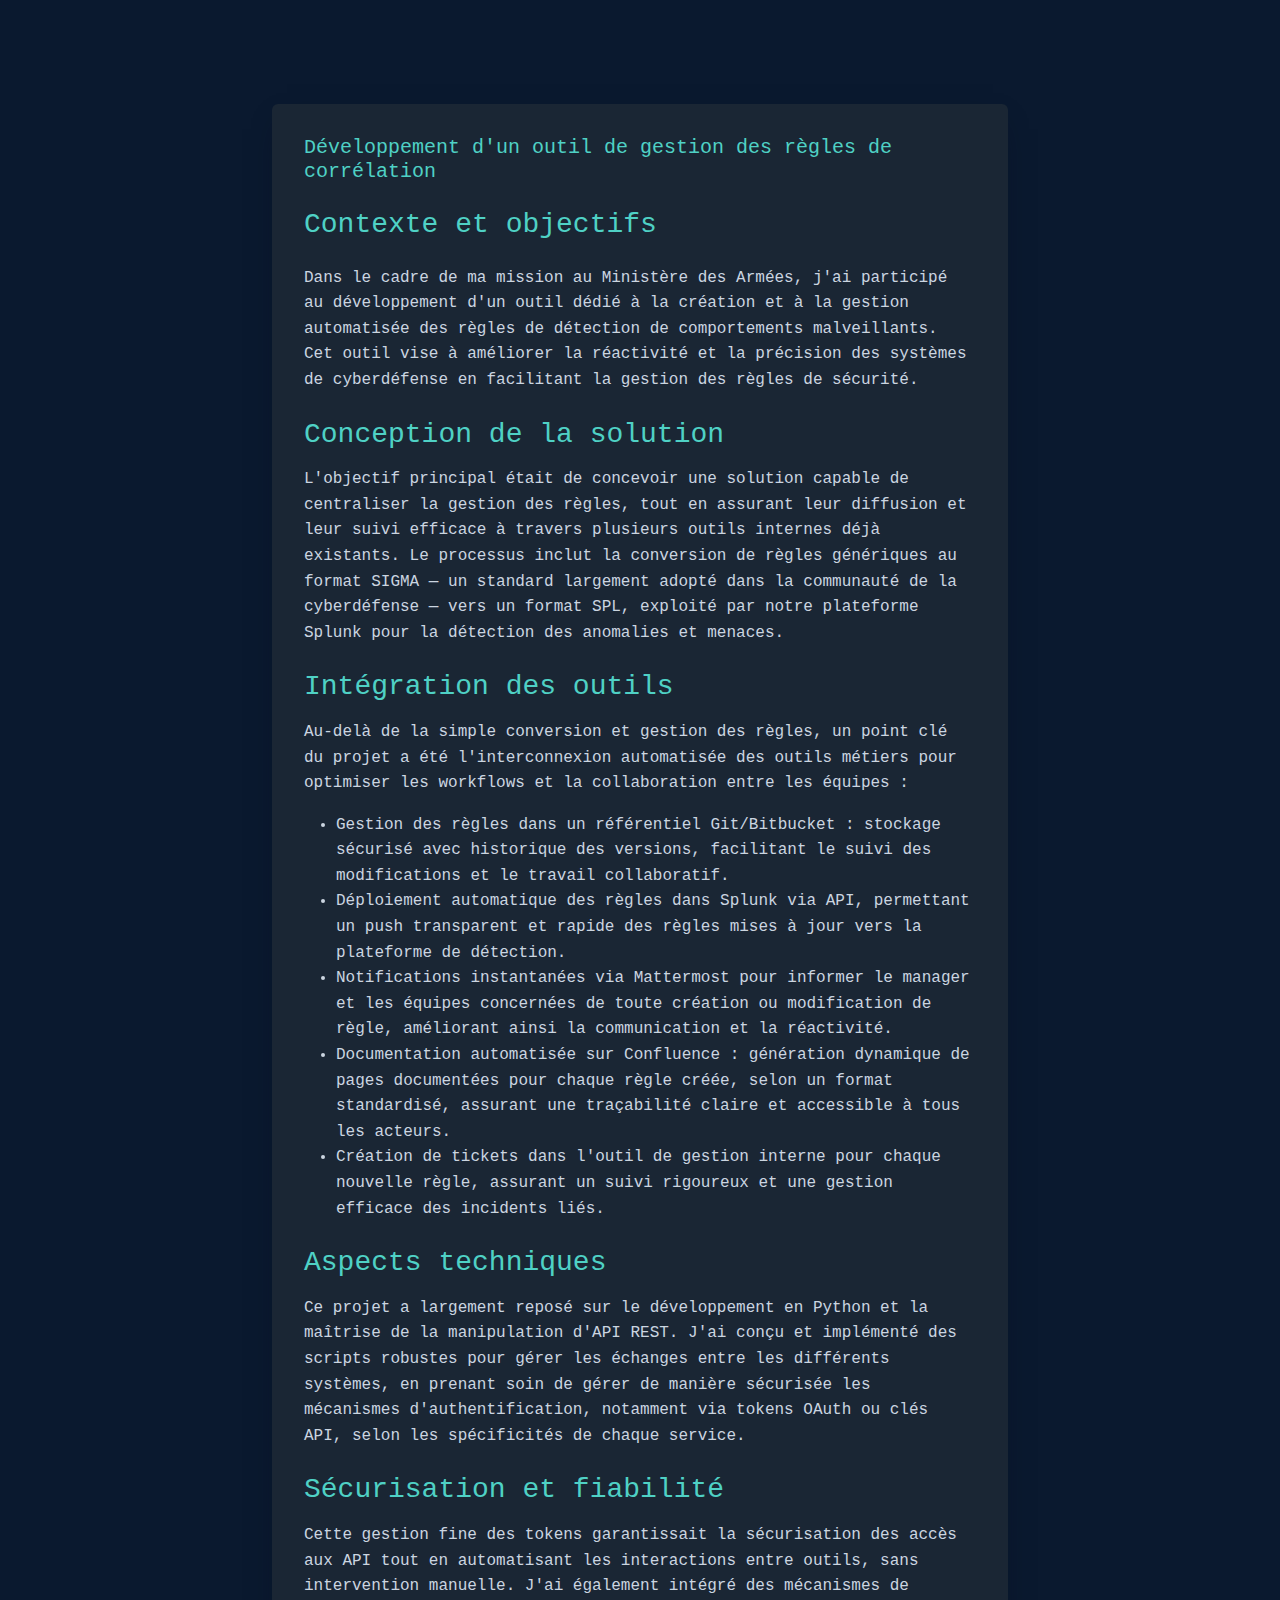
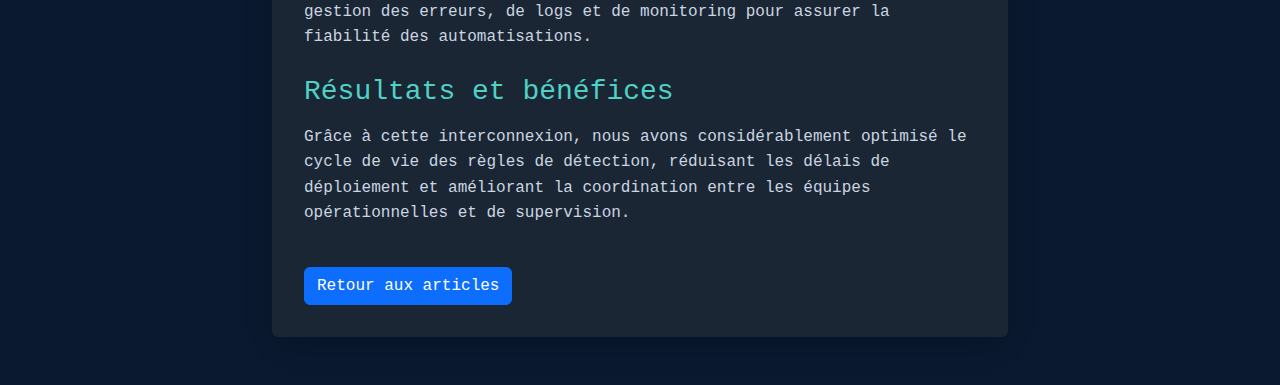
<file: gestion-regles.html>
<!DOCTYPE html>
<html lang="fr">
<head>
    <meta charset="UTF-8">
    <meta name="viewport" content="width=device-width, initial-scale=1.0">
    <title>Outil de Gestion des Règles - Théo</title>
    <link href="https://cdn.jsdelivr.net/npm/bootstrap@5.3.0/dist/css/bootstrap.min.css" rel="stylesheet">
    <link rel="stylesheet" href="https://cdn.jsdelivr.net/npm/bootstrap-icons@1.7.2/font/bootstrap-icons.css">
    <link rel="stylesheet" href="css/style.css">
</head>
<body>
    <div class="container py-5">
        <div class="row justify-content-center">
            <div class="col-lg-8">
                <div class="card" style="background-color: #1a2634; color: #cbd5e0;">
                    <div class="card-body">
                        <h1 class="card-title mb-4" style="color: #4fd1c5;">Développement d'un outil de gestion des règles de corrélation</h1>
                        <div class="card-text">
                            <h3 class="mb-4" style="color: #4fd1c5;">Contexte et objectifs</h3>
                            <p>Dans le cadre de ma mission au Ministère des Armées, j'ai participé au développement d'un outil dédié à la création et à la gestion automatisée des règles de détection de comportements malveillants. Cet outil vise à améliorer la réactivité et la précision des systèmes de cyberdéfense en facilitant la gestion des règles de sécurité.</p>

                            <h3 class="mt-4 mb-3" style="color: #4fd1c5;">Conception de la solution</h3>
                            <p>L'objectif principal était de concevoir une solution capable de centraliser la gestion des règles, tout en assurant leur diffusion et leur suivi efficace à travers plusieurs outils internes déjà existants. Le processus inclut la conversion de règles génériques au format SIGMA — un standard largement adopté dans la communauté de la cyberdéfense — vers un format SPL, exploité par notre plateforme Splunk pour la détection des anomalies et menaces.</p>

                            <h3 class="mt-4 mb-3" style="color: #4fd1c5;">Intégration des outils</h3>
                            <p>Au-delà de la simple conversion et gestion des règles, un point clé du projet a été l'interconnexion automatisée des outils métiers pour optimiser les workflows et la collaboration entre les équipes :</p>

                            <ul>
                                <li>Gestion des règles dans un référentiel Git/Bitbucket : stockage sécurisé avec historique des versions, facilitant le suivi des modifications et le travail collaboratif.</li>
                                <li>Déploiement automatique des règles dans Splunk via API, permettant un push transparent et rapide des règles mises à jour vers la plateforme de détection.</li>
                                <li>Notifications instantanées via Mattermost pour informer le manager et les équipes concernées de toute création ou modification de règle, améliorant ainsi la communication et la réactivité.</li>
                                <li>Documentation automatisée sur Confluence : génération dynamique de pages documentées pour chaque règle créée, selon un format standardisé, assurant une traçabilité claire et accessible à tous les acteurs.</li>
                                <li>Création de tickets dans l'outil de gestion interne pour chaque nouvelle règle, assurant un suivi rigoureux et une gestion efficace des incidents liés.</li>
                            </ul>

                            <h3 class="mt-4 mb-3" style="color: #4fd1c5;">Aspects techniques</h3>
                            <p>Ce projet a largement reposé sur le développement en Python et la maîtrise de la manipulation d'API REST. J'ai conçu et implémenté des scripts robustes pour gérer les échanges entre les différents systèmes, en prenant soin de gérer de manière sécurisée les mécanismes d'authentification, notamment via tokens OAuth ou clés API, selon les spécificités de chaque service.</p>

                            <h3 class="mt-4 mb-3" style="color: #4fd1c5;">Sécurisation et fiabilité</h3>
                            <p>Cette gestion fine des tokens garantissait la sécurisation des accès aux API tout en automatisant les interactions entre outils, sans intervention manuelle. J'ai également intégré des mécanismes de gestion des erreurs, de logs et de monitoring pour assurer la fiabilité des automatisations.</p>

                            <h3 class="mt-4 mb-3" style="color: #4fd1c5;">Résultats et bénéfices</h3>
                            <p>Grâce à cette interconnexion, nous avons considérablement optimisé le cycle de vie des règles de détection, réduisant les délais de déploiement et améliorant la coordination entre les équipes opérationnelles et de supervision.</p>
                        </div>
                        <a href="index.html#certifications" class="btn btn-primary mt-4">Retour aux articles</a>
                    </div>
                </div>
            </div>
        </div>
    </div>
    <script src="https://cdn.jsdelivr.net/npm/bootstrap@5.3.0/dist/js/bootstrap.bundle.min.js"></script>
</body>
</html>
</file>
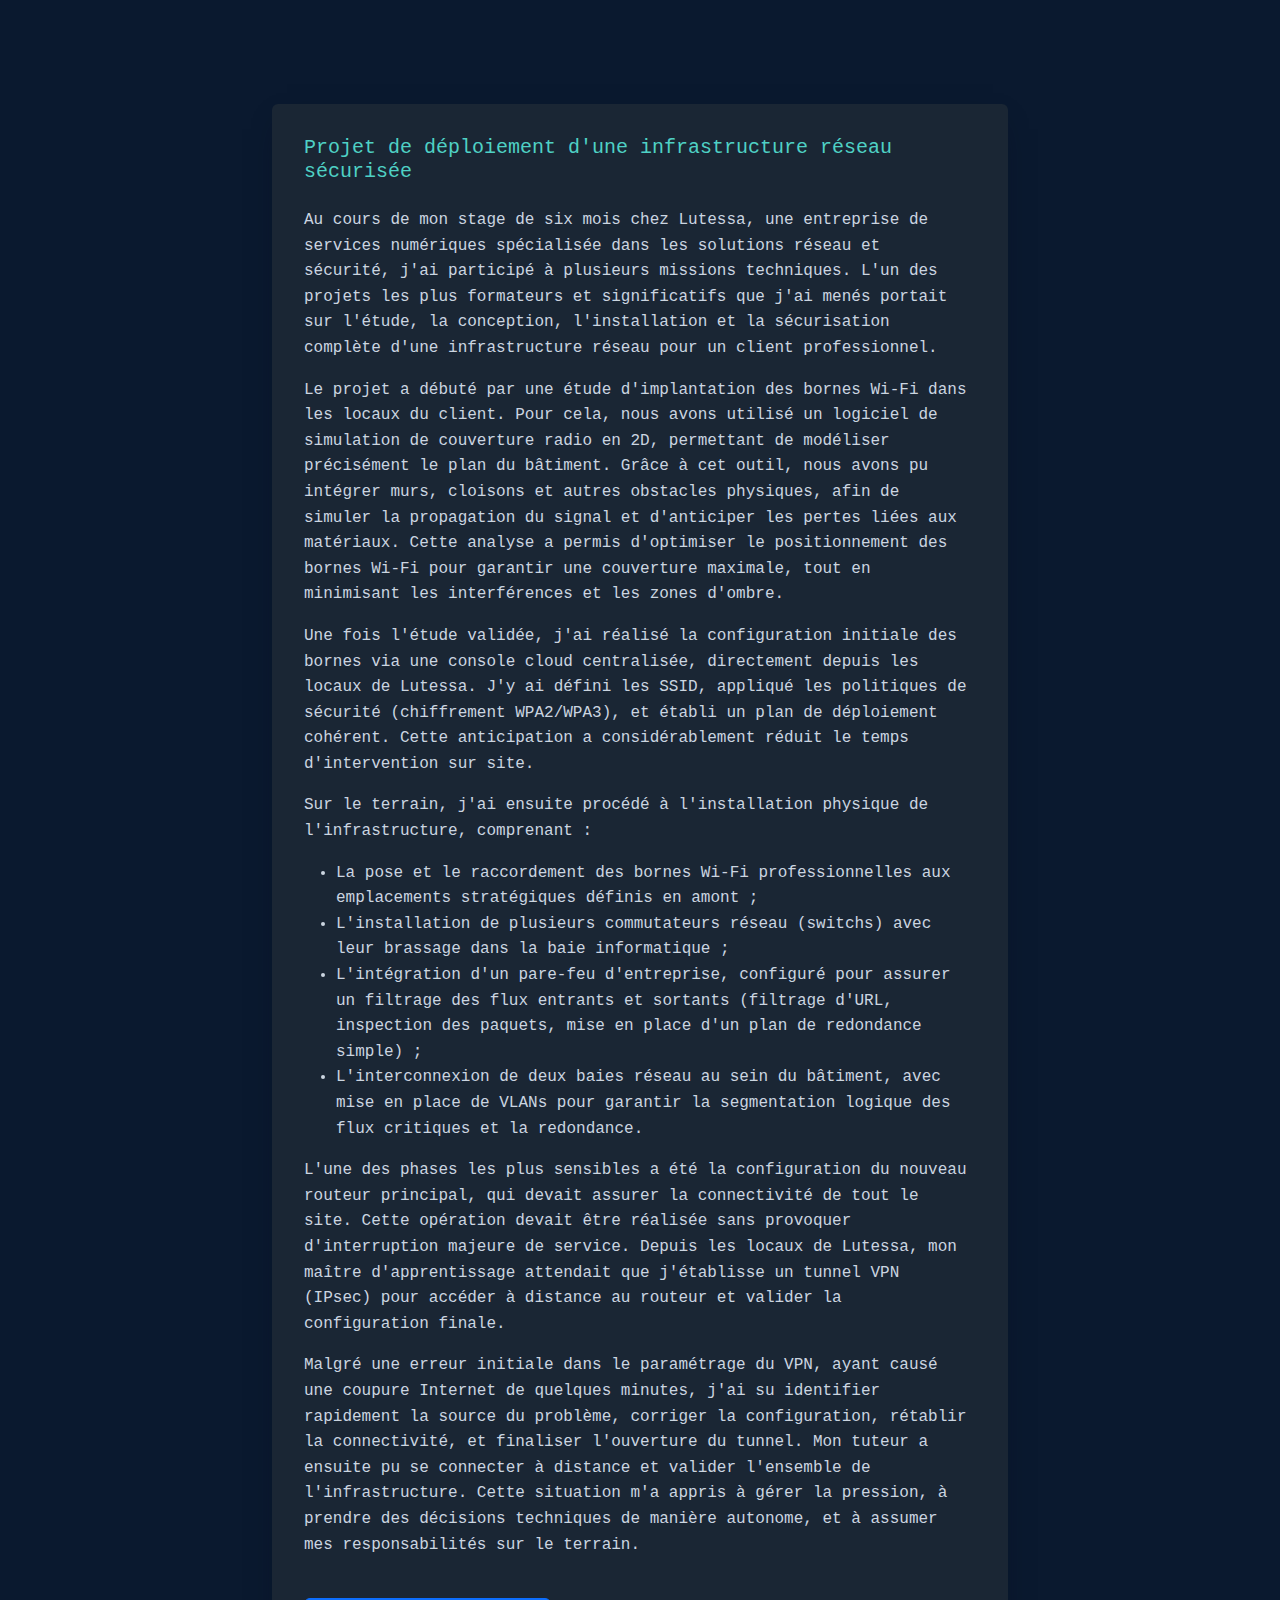
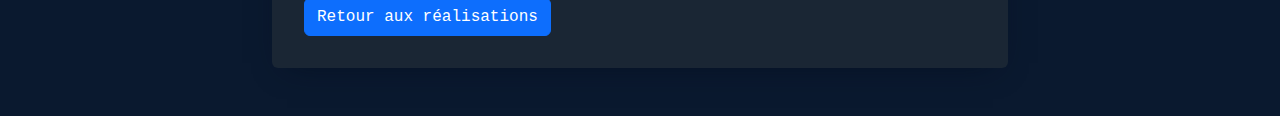
<file: infrastructure.html>
<!DOCTYPE html>
<html lang="fr">
<head>
    <meta charset="UTF-8">
    <meta name="viewport" content="width=device-width, initial-scale=1.0">
    <title>Infrastructure Réseau Sécurisée - Théo</title>
    <link href="https://cdn.jsdelivr.net/npm/bootstrap@5.3.0/dist/css/bootstrap.min.css" rel="stylesheet">
    <link rel="stylesheet" href="https://cdn.jsdelivr.net/npm/bootstrap-icons@1.7.2/font/bootstrap-icons.css">
    <link rel="stylesheet" href="css/style.css">
</head>
<body>
    <div class="container py-5">
        <div class="row justify-content-center">
            <div class="col-lg-8">
                <div class="card" style="background-color: #1a2634; color: #cbd5e0;">
                    <div class="card-body">
                        <h1 class="card-title mb-4" style="color: #4fd1c5;">Projet de déploiement d'une infrastructure réseau sécurisée</h1>
                        <div class="card-text">
                            <p>Au cours de mon stage de six mois chez Lutessa, une entreprise de services numériques spécialisée dans les solutions réseau et sécurité, j'ai participé à plusieurs missions techniques. L'un des projets les plus formateurs et significatifs que j'ai menés portait sur l'étude, la conception, l'installation et la sécurisation complète d'une infrastructure réseau pour un client professionnel.</p>

                            <p>Le projet a débuté par une étude d'implantation des bornes Wi-Fi dans les locaux du client. Pour cela, nous avons utilisé un logiciel de simulation de couverture radio en 2D, permettant de modéliser précisément le plan du bâtiment. Grâce à cet outil, nous avons pu intégrer murs, cloisons et autres obstacles physiques, afin de simuler la propagation du signal et d'anticiper les pertes liées aux matériaux. Cette analyse a permis d'optimiser le positionnement des bornes Wi-Fi pour garantir une couverture maximale, tout en minimisant les interférences et les zones d'ombre.</p>

                            <p>Une fois l'étude validée, j'ai réalisé la configuration initiale des bornes via une console cloud centralisée, directement depuis les locaux de Lutessa. J'y ai défini les SSID, appliqué les politiques de sécurité (chiffrement WPA2/WPA3), et établi un plan de déploiement cohérent. Cette anticipation a considérablement réduit le temps d'intervention sur site.</p>

                            <p>Sur le terrain, j'ai ensuite procédé à l'installation physique de l'infrastructure, comprenant :</p>

                            <ul>
                                <li>La pose et le raccordement des bornes Wi-Fi professionnelles aux emplacements stratégiques définis en amont ;</li>
                                <li>L'installation de plusieurs commutateurs réseau (switchs) avec leur brassage dans la baie informatique ;</li>
                                <li>L'intégration d'un pare-feu d'entreprise, configuré pour assurer un filtrage des flux entrants et sortants (filtrage d'URL, inspection des paquets, mise en place d'un plan de redondance simple) ;</li>
                                <li>L'interconnexion de deux baies réseau au sein du bâtiment, avec mise en place de VLANs pour garantir la segmentation logique des flux critiques et la redondance.</li>
                            </ul>

                            <p>L'une des phases les plus sensibles a été la configuration du nouveau routeur principal, qui devait assurer la connectivité de tout le site. Cette opération devait être réalisée sans provoquer d'interruption majeure de service. Depuis les locaux de Lutessa, mon maître d'apprentissage attendait que j'établisse un tunnel VPN (IPsec) pour accéder à distance au routeur et valider la configuration finale.</p>

                            <p>Malgré une erreur initiale dans le paramétrage du VPN, ayant causé une coupure Internet de quelques minutes, j'ai su identifier rapidement la source du problème, corriger la configuration, rétablir la connectivité, et finaliser l'ouverture du tunnel. Mon tuteur a ensuite pu se connecter à distance et valider l'ensemble de l'infrastructure. Cette situation m'a appris à gérer la pression, à prendre des décisions techniques de manière autonome, et à assumer mes responsabilités sur le terrain.</p>
                        </div>
                        <a href="index.html#certifications" class="btn btn-primary mt-4">Retour aux réalisations</a>
                    </div>
                </div>
            </div>
        </div>
    </div>
    <script src="https://cdn.jsdelivr.net/npm/bootstrap@5.3.0/dist/js/bootstrap.bundle.min.js"></script>
</body>
</html>
</file>
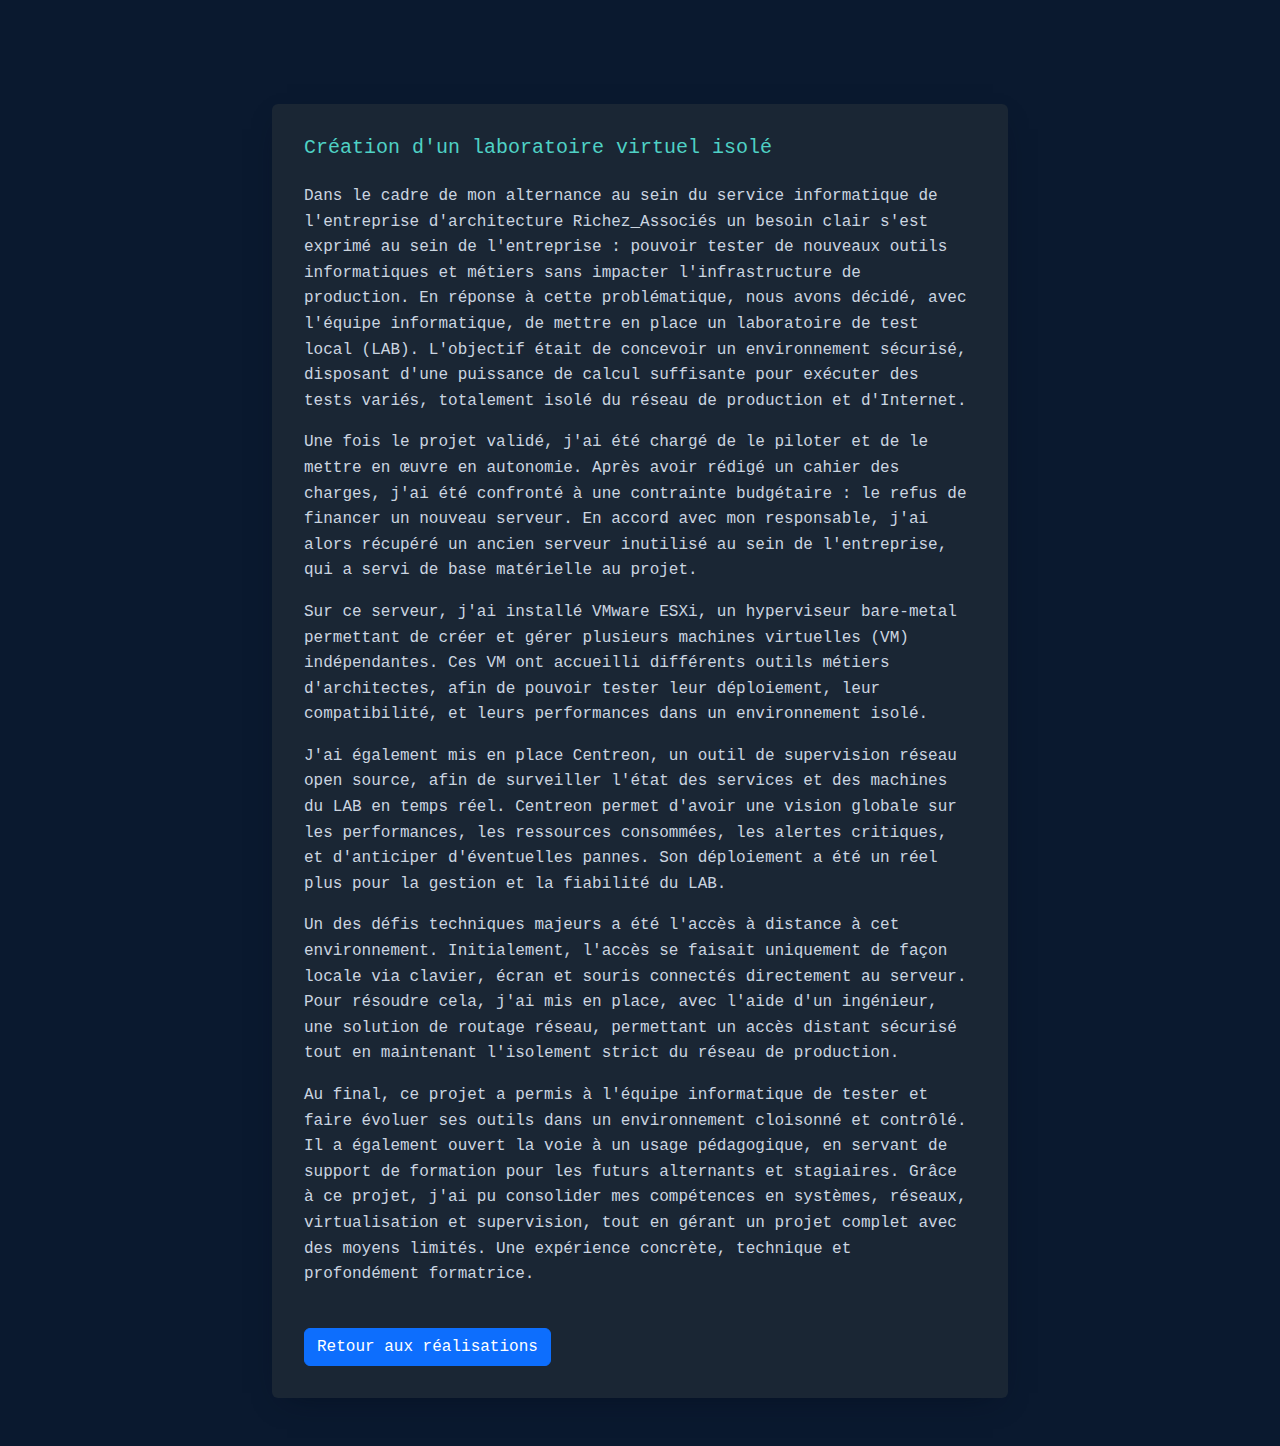
<file: laboratoire.html>
<!DOCTYPE html>
<html lang="fr">
<head>
    <meta charset="UTF-8">
    <meta name="viewport" content="width=device-width, initial-scale=1.0">
    <title>Laboratoire Virtuel Isolé - Théo</title>
    <link href="https://cdn.jsdelivr.net/npm/bootstrap@5.3.0/dist/css/bootstrap.min.css" rel="stylesheet">
    <link rel="stylesheet" href="https://cdn.jsdelivr.net/npm/bootstrap-icons@1.7.2/font/bootstrap-icons.css">
    <link rel="stylesheet" href="css/style.css">
</head>
<body>
    <div class="container py-5">
        <div class="row justify-content-center">
            <div class="col-lg-8">
                <div class="card" style="background-color: #1a2634; color: #cbd5e0;">
                    <div class="card-body">
                        <h1 class="card-title mb-4" style="color: #4fd1c5;">Création d'un laboratoire virtuel isolé</h1>
                        <div class="card-text">
                            <p>Dans le cadre de mon alternance au sein du service informatique de l'entreprise d'architecture Richez_Associés un besoin clair s'est exprimé au sein de l'entreprise : pouvoir tester de nouveaux outils informatiques et métiers sans impacter l'infrastructure de production. En réponse à cette problématique, nous avons décidé, avec l'équipe informatique, de mettre en place un laboratoire de test local (LAB). L'objectif était de concevoir un environnement sécurisé, disposant d'une puissance de calcul suffisante pour exécuter des tests variés, totalement isolé du réseau de production et d'Internet.</p>

                            <p>Une fois le projet validé, j'ai été chargé de le piloter et de le mettre en œuvre en autonomie. Après avoir rédigé un cahier des charges, j'ai été confronté à une contrainte budgétaire : le refus de financer un nouveau serveur. En accord avec mon responsable, j'ai alors récupéré un ancien serveur inutilisé au sein de l'entreprise, qui a servi de base matérielle au projet.</p>

                            <p>Sur ce serveur, j'ai installé VMware ESXi, un hyperviseur bare-metal permettant de créer et gérer plusieurs machines virtuelles (VM) indépendantes. Ces VM ont accueilli différents outils métiers d'architectes, afin de pouvoir tester leur déploiement, leur compatibilité, et leurs performances dans un environnement isolé.</p>

                            <p>J'ai également mis en place Centreon, un outil de supervision réseau open source, afin de surveiller l'état des services et des machines du LAB en temps réel. Centreon permet d'avoir une vision globale sur les performances, les ressources consommées, les alertes critiques, et d'anticiper d'éventuelles pannes. Son déploiement a été un réel plus pour la gestion et la fiabilité du LAB.</p>

                            <p>Un des défis techniques majeurs a été l'accès à distance à cet environnement. Initialement, l'accès se faisait uniquement de façon locale via clavier, écran et souris connectés directement au serveur. Pour résoudre cela, j'ai mis en place, avec l'aide d'un ingénieur, une solution de routage réseau, permettant un accès distant sécurisé tout en maintenant l'isolement strict du réseau de production.</p>

                            <p>Au final, ce projet a permis à l'équipe informatique de tester et faire évoluer ses outils dans un environnement cloisonné et contrôlé. Il a également ouvert la voie à un usage pédagogique, en servant de support de formation pour les futurs alternants et stagiaires. Grâce à ce projet, j'ai pu consolider mes compétences en systèmes, réseaux, virtualisation et supervision, tout en gérant un projet complet avec des moyens limités. Une expérience concrète, technique et profondément formatrice.</p>
                        </div>
                        <a href="index.html#certifications" class="btn btn-primary mt-4">Retour aux réalisations</a>
                    </div>
                </div>
            </div>
        </div>
    </div>
    <script src="https://cdn.jsdelivr.net/npm/bootstrap@5.3.0/dist/js/bootstrap.bundle.min.js"></script>
</body>
</html>
</file>
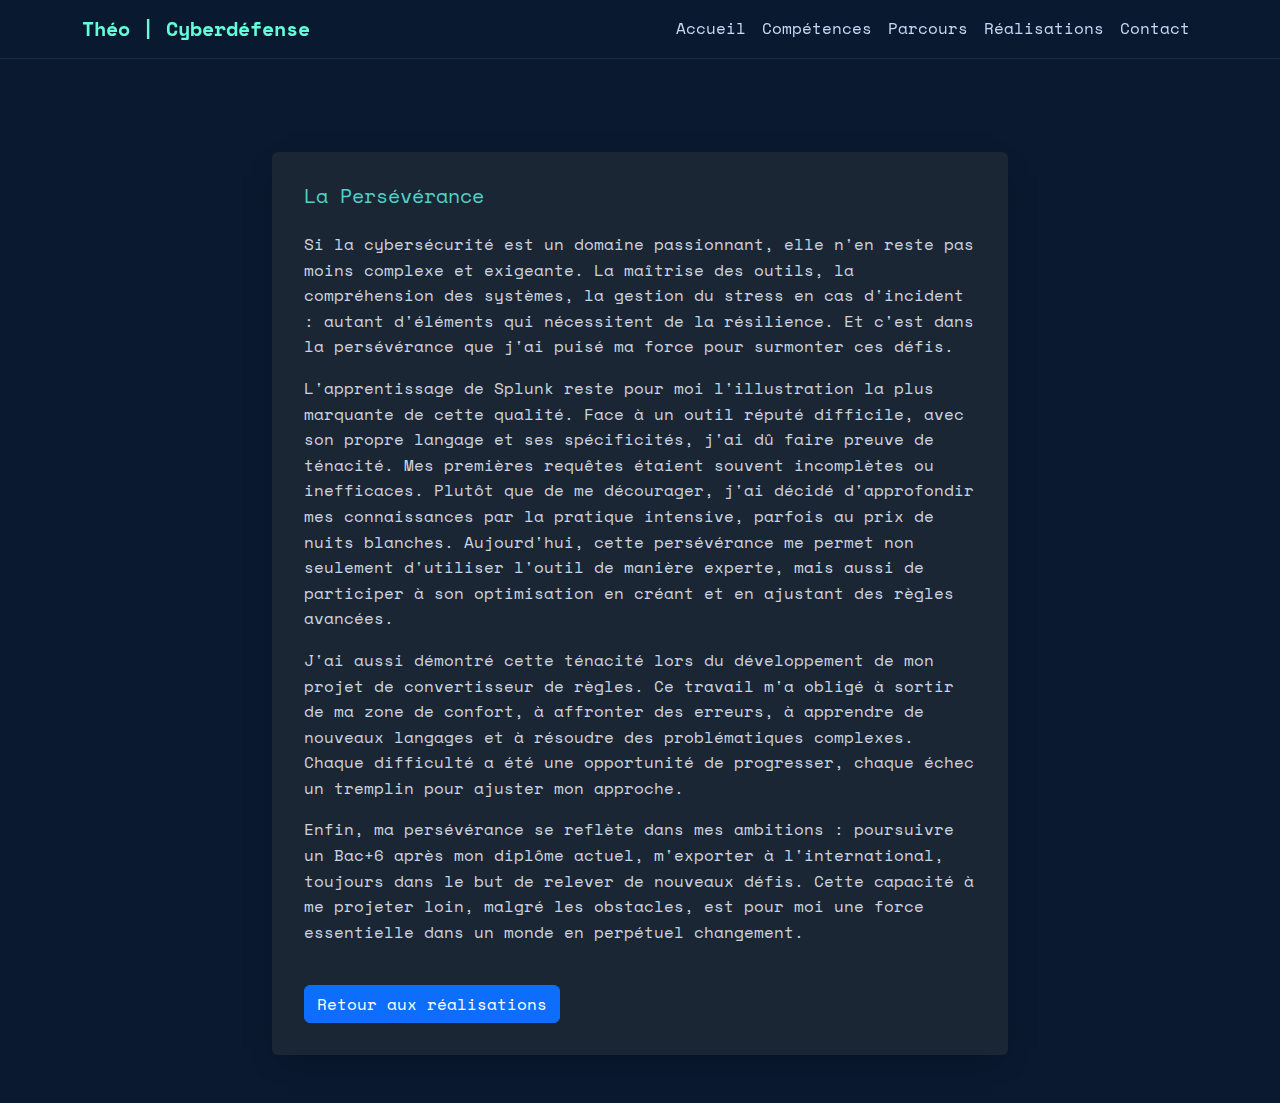
<file: perseverance.html>
<!DOCTYPE html>
<html lang="fr">
<head>
    <meta charset="UTF-8">
    <meta name="viewport" content="width=device-width, initial-scale=1.0">
    <title>La Persévérance - Théo</title>
    <link href="https://cdn.jsdelivr.net/npm/bootstrap@5.3.0/dist/css/bootstrap.min.css" rel="stylesheet">
    <link rel="preconnect" href="https://fonts.googleapis.com">
    <link rel="preconnect" href="https://fonts.gstatic.com" crossorigin>
    <link href="https://fonts.googleapis.com/css2?family=Space+Mono:wght@400;700&display=swap" rel="stylesheet">
    <link rel="stylesheet" href="https://cdn.jsdelivr.net/npm/bootstrap-icons@1.7.2/font/bootstrap-icons.css">
    <link rel="stylesheet" href="css/style.css">
</head>
<body>
    <nav class="navbar navbar-expand-lg navbar-dark bg-dark fixed-top">
        <div class="container">
            <a class="navbar-brand" href="index.html">Théo | Cyberdéfense</a>
            <button class="navbar-toggler" type="button" data-bs-toggle="collapse" data-bs-target="#navbarNav">
                <span class="navbar-toggler-icon"></span>
            </button>
            <div class="collapse navbar-collapse" id="navbarNav">
                <ul class="navbar-nav ms-auto">
                    <li class="nav-item"><a class="nav-link" href="index.html#accueil">Accueil</a></li>
                    <li class="nav-item"><a class="nav-link" href="index.html#competences">Compétences</a></li>
                    <li class="nav-item"><a class="nav-link" href="index.html#experience">Parcours</a></li>
                    <li class="nav-item"><a class="nav-link active" href="index.html#certifications">Réalisations</a></li>
                    <li class="nav-item"><a class="nav-link" href="index.html#contact">Contact</a></li>
                </ul>
            </div>
        </div>
    </nav>

    <div class="container py-5 mt-5">
        <div class="row justify-content-center">
            <div class="col-lg-8">
                <div class="card" style="background-color: #1a2634; color: #cbd5e0;">
                    <div class="card-body">
                        <h1 class="card-title mb-4" style="color: #4fd1c5;">La Persévérance</h1>
                        <div class="card-text">
                            <p>Si la cybersécurité est un domaine passionnant, elle n'en reste pas moins complexe et exigeante. La maîtrise des outils, la compréhension des systèmes, la gestion du stress en cas d'incident : autant d'éléments qui nécessitent de la résilience. Et c'est dans la persévérance que j'ai puisé ma force pour surmonter ces défis.</p>
                            <p>L'apprentissage de Splunk reste pour moi l'illustration la plus marquante de cette qualité. Face à un outil réputé difficile, avec son propre langage et ses spécificités, j'ai dû faire preuve de ténacité. Mes premières requêtes étaient souvent incomplètes ou inefficaces. Plutôt que de me décourager, j'ai décidé d'approfondir mes connaissances par la pratique intensive, parfois au prix de nuits blanches. Aujourd'hui, cette persévérance me permet non seulement d'utiliser l'outil de manière experte, mais aussi de participer à son optimisation en créant et en ajustant des règles avancées.</p>
                            <p>J'ai aussi démontré cette ténacité lors du développement de mon projet de convertisseur de règles. Ce travail m'a obligé à sortir de ma zone de confort, à affronter des erreurs, à apprendre de nouveaux langages et à résoudre des problématiques complexes. Chaque difficulté a été une opportunité de progresser, chaque échec un tremplin pour ajuster mon approche.</p>
                            <p>Enfin, ma persévérance se reflète dans mes ambitions : poursuivre un Bac+6 après mon diplôme actuel, m'exporter à l'international, toujours dans le but de relever de nouveaux défis. Cette capacité à me projeter loin, malgré les obstacles, est pour moi une force essentielle dans un monde en perpétuel changement.</p>
                        </div>
                        <a href="index.html#certifications" class="btn btn-primary mt-4">Retour aux réalisations</a>
                    </div>
                </div>
            </div>
        </div>
    </div>

    <script src="https://cdn.jsdelivr.net/npm/bootstrap@5.3.0/dist/js/bootstrap.bundle.min.js"></script>
    <script src="js/main.js"></script>
</body>
</html>
</file>
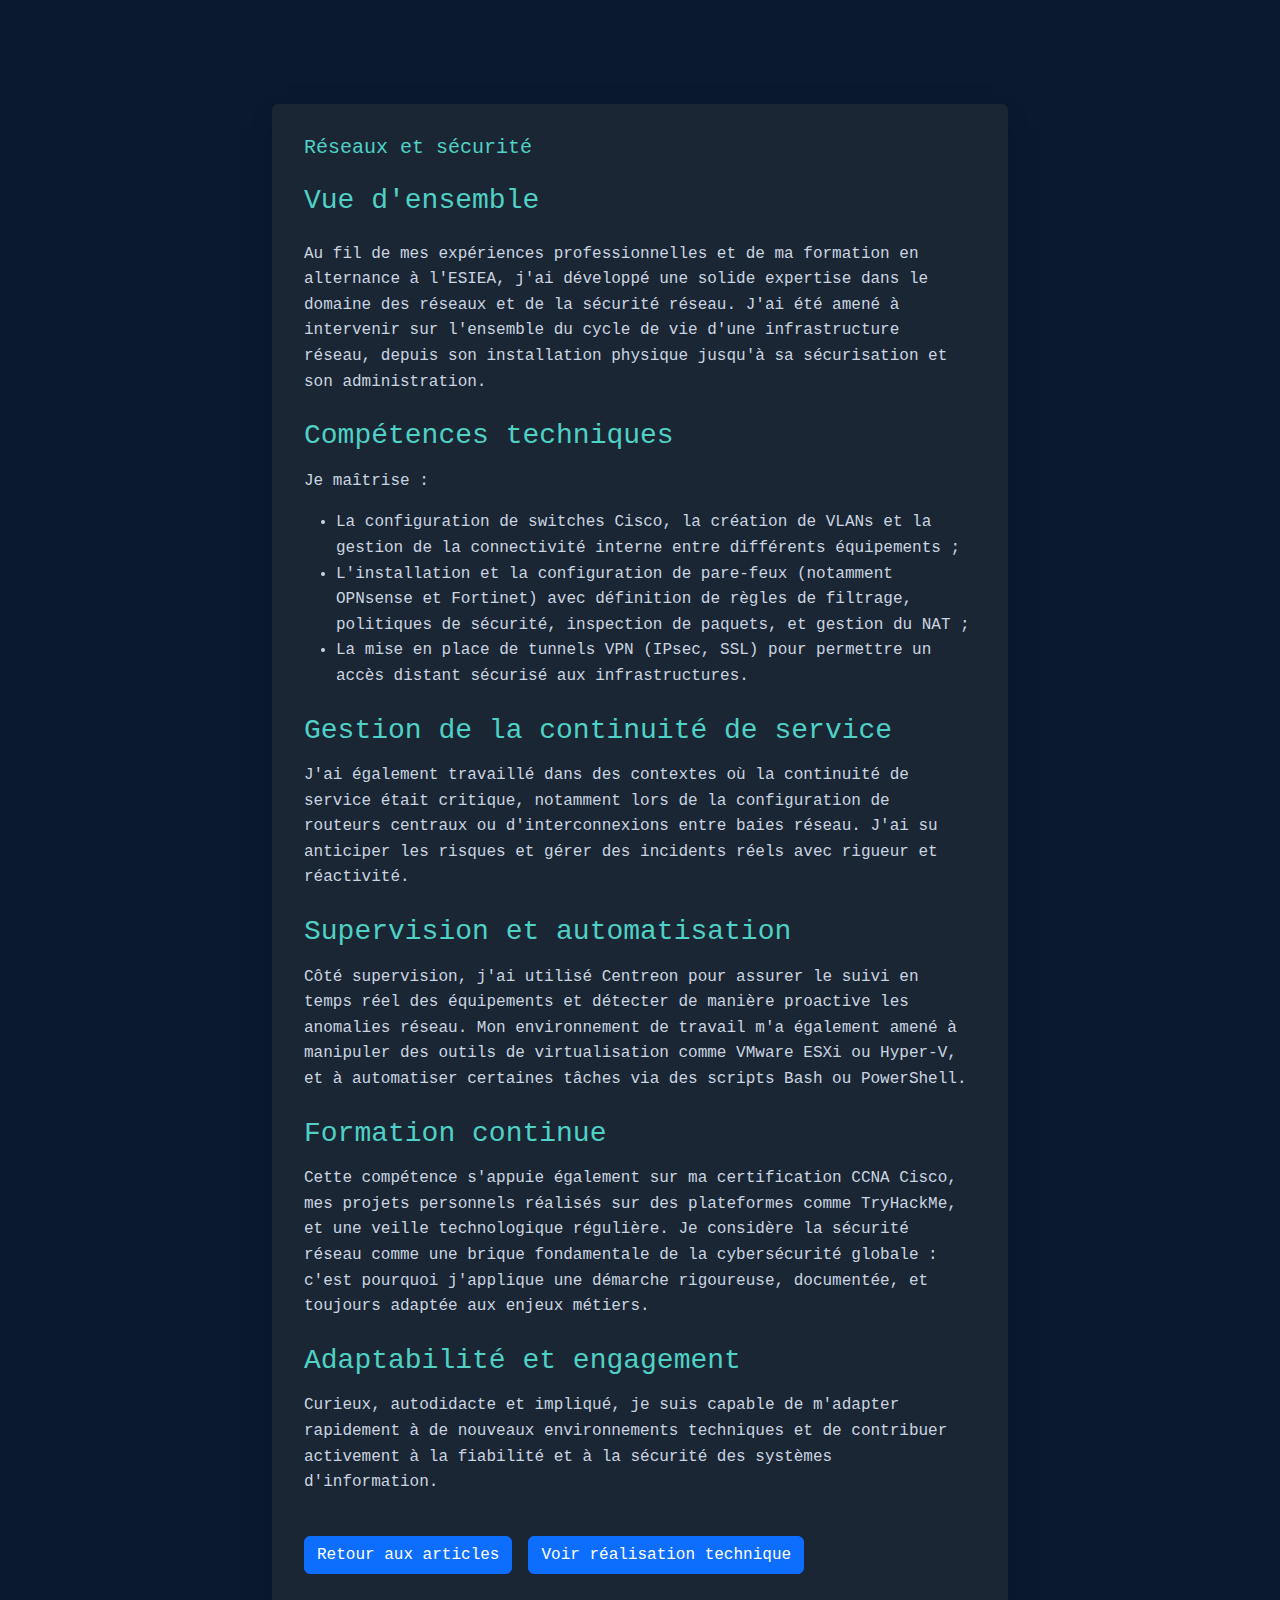
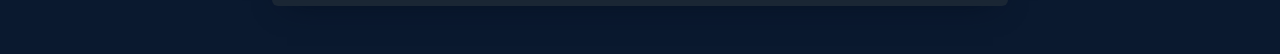
<file: reseaux.html>
<!DOCTYPE html>
<html lang="fr">
<head>
    <meta charset="UTF-8">
    <meta name="viewport" content="width=device-width, initial-scale=1.0">
    <title>Réseaux et sécurité - Théo</title>
    <link href="https://cdn.jsdelivr.net/npm/bootstrap@5.3.0/dist/css/bootstrap.min.css" rel="stylesheet">
    <link rel="stylesheet" href="https://cdn.jsdelivr.net/npm/bootstrap-icons@1.7.2/font/bootstrap-icons.css">
    <link rel="stylesheet" href="css/style.css">
</head>
<body>
    <div class="container py-5">
        <div class="row justify-content-center">
            <div class="col-lg-8">
                <div class="card" style="background-color: #1a2634; color: #cbd5e0;">
                    <div class="card-body">
                        <h1 class="card-title mb-4" style="color: #4fd1c5;">Réseaux et sécurité</h1>
                        <div class="card-text">
                            <h3 class="mb-4" style="color: #4fd1c5;">Vue d'ensemble</h3>
                            <p>Au fil de mes expériences professionnelles et de ma formation en alternance à l'ESIEA, j'ai développé une solide expertise dans le domaine des réseaux et de la sécurité réseau. J'ai été amené à intervenir sur l'ensemble du cycle de vie d'une infrastructure réseau, depuis son installation physique jusqu'à sa sécurisation et son administration.</p>
                            
                            <h3 class="mt-4 mb-3" style="color: #4fd1c5;">Compétences techniques</h3>
                            <p>Je maîtrise :</p>
                            <ul>
                                <li>La configuration de switches Cisco, la création de VLANs et la gestion de la connectivité interne entre différents équipements ;</li>
                                <li>L'installation et la configuration de pare-feux (notamment OPNsense et Fortinet) avec définition de règles de filtrage, politiques de sécurité, inspection de paquets, et gestion du NAT ;</li>
                                <li>La mise en place de tunnels VPN (IPsec, SSL) pour permettre un accès distant sécurisé aux infrastructures.</li>
                            </ul>

                            <h3 class="mt-4 mb-3" style="color: #4fd1c5;">Gestion de la continuité de service</h3>
                            <p>J'ai également travaillé dans des contextes où la continuité de service était critique, notamment lors de la configuration de routeurs centraux ou d'interconnexions entre baies réseau. J'ai su anticiper les risques et gérer des incidents réels avec rigueur et réactivité.</p>

                            <h3 class="mt-4 mb-3" style="color: #4fd1c5;">Supervision et automatisation</h3>
                            <p>Côté supervision, j'ai utilisé Centreon pour assurer le suivi en temps réel des équipements et détecter de manière proactive les anomalies réseau. Mon environnement de travail m'a également amené à manipuler des outils de virtualisation comme VMware ESXi ou Hyper-V, et à automatiser certaines tâches via des scripts Bash ou PowerShell.</p>

                            <h3 class="mt-4 mb-3" style="color: #4fd1c5;">Formation continue</h3>
                            <p>Cette compétence s'appuie également sur ma certification CCNA Cisco, mes projets personnels réalisés sur des plateformes comme TryHackMe, et une veille technologique régulière. Je considère la sécurité réseau comme une brique fondamentale de la cybersécurité globale : c'est pourquoi j'applique une démarche rigoureuse, documentée, et toujours adaptée aux enjeux métiers.</p>

                            <h3 class="mt-4 mb-3" style="color: #4fd1c5;">Adaptabilité et engagement</h3>
                            <p>Curieux, autodidacte et impliqué, je suis capable de m'adapter rapidement à de nouveaux environnements techniques et de contribuer activement à la fiabilité et à la sécurité des systèmes d'information.</p>
                        </div>
                        <div class="d-flex gap-3">
                            <a href="index.html#certifications" class="btn btn-primary mt-4">Retour aux articles</a>
                            <a href="infrastructure.html" class="btn btn-primary mt-4">Voir réalisation technique</a>
                        </div>
                    </div>
                </div>
            </div>
        </div>
    </div>

    <script src="https://cdn.jsdelivr.net/npm/bootstrap@5.3.0/dist/js/bootstrap.bundle.min.js"></script>
</body>
</html>
</file>
<file: css/style.css>
/* Style général */
:root {
    --primary-color: #0a192f;
    --secondary-color: #64ffda;
    --text-color: #8892b0;
    --heading-color: #ccd6f6;
    --bg-color: #0a192f;
    --card-bg: #112240;
    --hover-color: #233554;
}

body {
    font-family: 'Space Mono', 'Fira Code', monospace;
    background-color: var(--bg-color);
    color: var(--text-color);
    padding-top: 56px;
    line-height: 1.6;
}

/* Section Hero */
.hero-section {
    background: linear-gradient(rgba(10, 25, 47, 0.9), rgba(10, 25, 47, 0.9));
    height: 100vh;
    display: flex;
    align-items: center;
    position: relative;
}

.hero-section::before {
    content: '';
    position: absolute;
    top: 0;
    left: 0;
    right: 0;
    bottom: 0;
    background: 
        linear-gradient(45deg, transparent 45%, var(--secondary-color) 45%, var(--secondary-color) 55%, transparent 55%),
        linear-gradient(-45deg, transparent 45%, var(--secondary-color) 45%, var(--secondary-color) 55%, transparent 55%);
    background-size: 30px 30px;
    opacity: 0.1;
}

.hero-section h1 {
    font-weight: 700;
    margin-bottom: 1rem;
    color: var(--heading-color);
    font-size: 4rem;
    text-shadow: 0 0 10px rgba(100, 255, 218, 0.3);
}

.hero-section .lead {
    color: var(--secondary-color);
    font-size: 1.5rem;
    margin-bottom: 2rem;
}

/* Navigation */
.navbar {
    background-color: rgba(10, 25, 47, 0.95) !important;
    backdrop-filter: blur(10px);
    border-bottom: 1px solid rgba(100, 255, 218, 0.1);
}

.navbar-brand {
    color: var(--secondary-color) !important;
    font-weight: 700;
}

.nav-link {
    color: var(--heading-color) !important;
    font-weight: 500;
    position: relative;
    padding: 0.5rem 1rem;
}

.nav-link::after {
    content: '';
    position: absolute;
    width: 0;
    height: 2px;
    bottom: 0;
    left: 50%;
    background-color: var(--secondary-color);
    transition: all 0.3s ease;
}

.nav-link:hover::after {
    width: 100%;
    left: 0;
}

/* Sections */
section {
    padding: 100px 0;
}

#experience, #contact {
    background-color: var(--bg-color);
}

section h2 {
    color: var(--heading-color);
    margin-bottom: 3rem;
    position: relative;
    display: inline-block;
}

section h2::after {
    content: '';
    position: absolute;
    bottom: -10px;
    left: 0;
    width: 100%;
    height: 2px;
    background-color: var(--secondary-color);
}

/* Cards */
.card {
    background-color: var(--card-bg);
    border: none;
    box-shadow: 0 10px 30px -15px rgba(2, 12, 27, 0.7);
    transition: transform 0.3s ease, box-shadow 0.3s ease;
    height: 100%;
}

.card:hover {
    transform: translateY(-10px);
    box-shadow: 0 20px 30px -15px rgba(2, 12, 27, 0.7);
}

.card-body {
    padding: 2rem;
}

.card-title {
    color: var(--heading-color);
    font-size: 1.25rem;
    margin-bottom: 1rem;
}

.card i {
    font-size: 2rem;
    color: var(--secondary-color);
    margin-bottom: 1rem;
}

/* Cartes de compétences */
#competences .card {
    background-color: var(--card-bg);
    border: none;
    border-radius: 10px;
    overflow: hidden;
    transition: transform 0.3s ease;
}

#competences .card:hover {
    transform: translateY(-5px);
}

#competences .card-title {
    color: var(--secondary-color);
    font-weight: 700;
    margin-bottom: 1.5rem;
}

#competences .card-title i {
    color: var(--secondary-color);
    margin-right: 10px;
}

#competences .card-body ul {
    padding-left: 0;
}

#competences .card-body li {
    color: var(--secondary-color);
    margin-bottom: 10px;
    font-size: 0.95rem;
}

#competences .card-body li i {
    color: var(--secondary-color);
    margin-right: 10px;
}

/* Contact */
#contact .card {
    background-color: var(--card-bg);
    padding: 2rem;
}

#contact a {
    color: var(--secondary-color);
    text-decoration: none;
    transition: all 0.3s ease;
    position: relative;
}

#contact a:hover {
    color: var(--heading-color);
}

#contact i {
    color: var(--secondary-color);
    font-size: 1.2rem;
}

/* Timeline */
.timeline-container {
    display: flex;
    justify-content: space-between;
    gap: 40px;
}

.timeline-section {
    flex: 1;
}

.timeline-section h3 {
    text-align: center;
    margin-bottom: 30px;
    color: var(--secondary-color);
}

.timeline {
    position: relative;
    padding: 20px 0;
}

.timeline::before {
    content: '';
    position: absolute;
    width: 2px;
    height: 100%;
    left: 0;
    transform: translateX(-50%);
    background-color: var(--secondary-color);
    opacity: 0.2;
}

.timeline-item {
    position: relative;
    margin-bottom: 40px;
}

.timeline-content {
    position: relative;
    padding: 20px;
    background-color: var(--card-bg);
    border-radius: 10px;
    width: 90%;
    margin-left: 0;
    transform: none;
    min-height: 150px;
    display: flex;
    flex-direction: column;
}

.timeline-content .timeline-date {
    color: var(--secondary-color);
    font-size: 0.9rem;
    margin-bottom: 10px;
}

.timeline-content h3 {
    font-size: 1.1rem;
    margin: 0 0 10px 0;
    color: var(--heading-color);
}

.timeline-content p {
    margin: 0;
    color: var(--text-color);
}

.timeline-content::before {
    content: '';
    position: absolute;
    width: 20px;
    height: 20px;
    background-color: var(--secondary-color);
    border-radius: 50%;
    top: 20px;
    left: -30px;
    z-index: 1;
}

.timeline-date {
    color: var(--secondary-color);
    font-size: 0.9rem;
    margin-bottom: 10px;
}

.timeline h3 {
    color: var(--heading-color);
    margin: 0 0 10px 0;
}

.timeline p {
    margin: 0;
    color: var(--text-color);
}

/* Responsive Timeline */
@media (max-width: 768px) {
    .timeline::before {
        left: 20px;
    }

    .timeline-content {
        width: 90%;
        margin-left: 20px;
        transform: none;
    }

    .timeline-content::before {
        left: -10px;
    }
}

/* Footer */
footer {
    background-color: var(--primary-color);
    border-top: 1px solid rgba(100, 255, 218, 0.1);
    color: var(--text-color);
}

/* Responsive */
@media (max-width: 768px) {
    .hero-section {
        height: 60vh;
    }
    
    .hero-section h1 {
        font-size: 3rem;
    }

    section {
        padding: 60px 0;
    }
}
</file>
